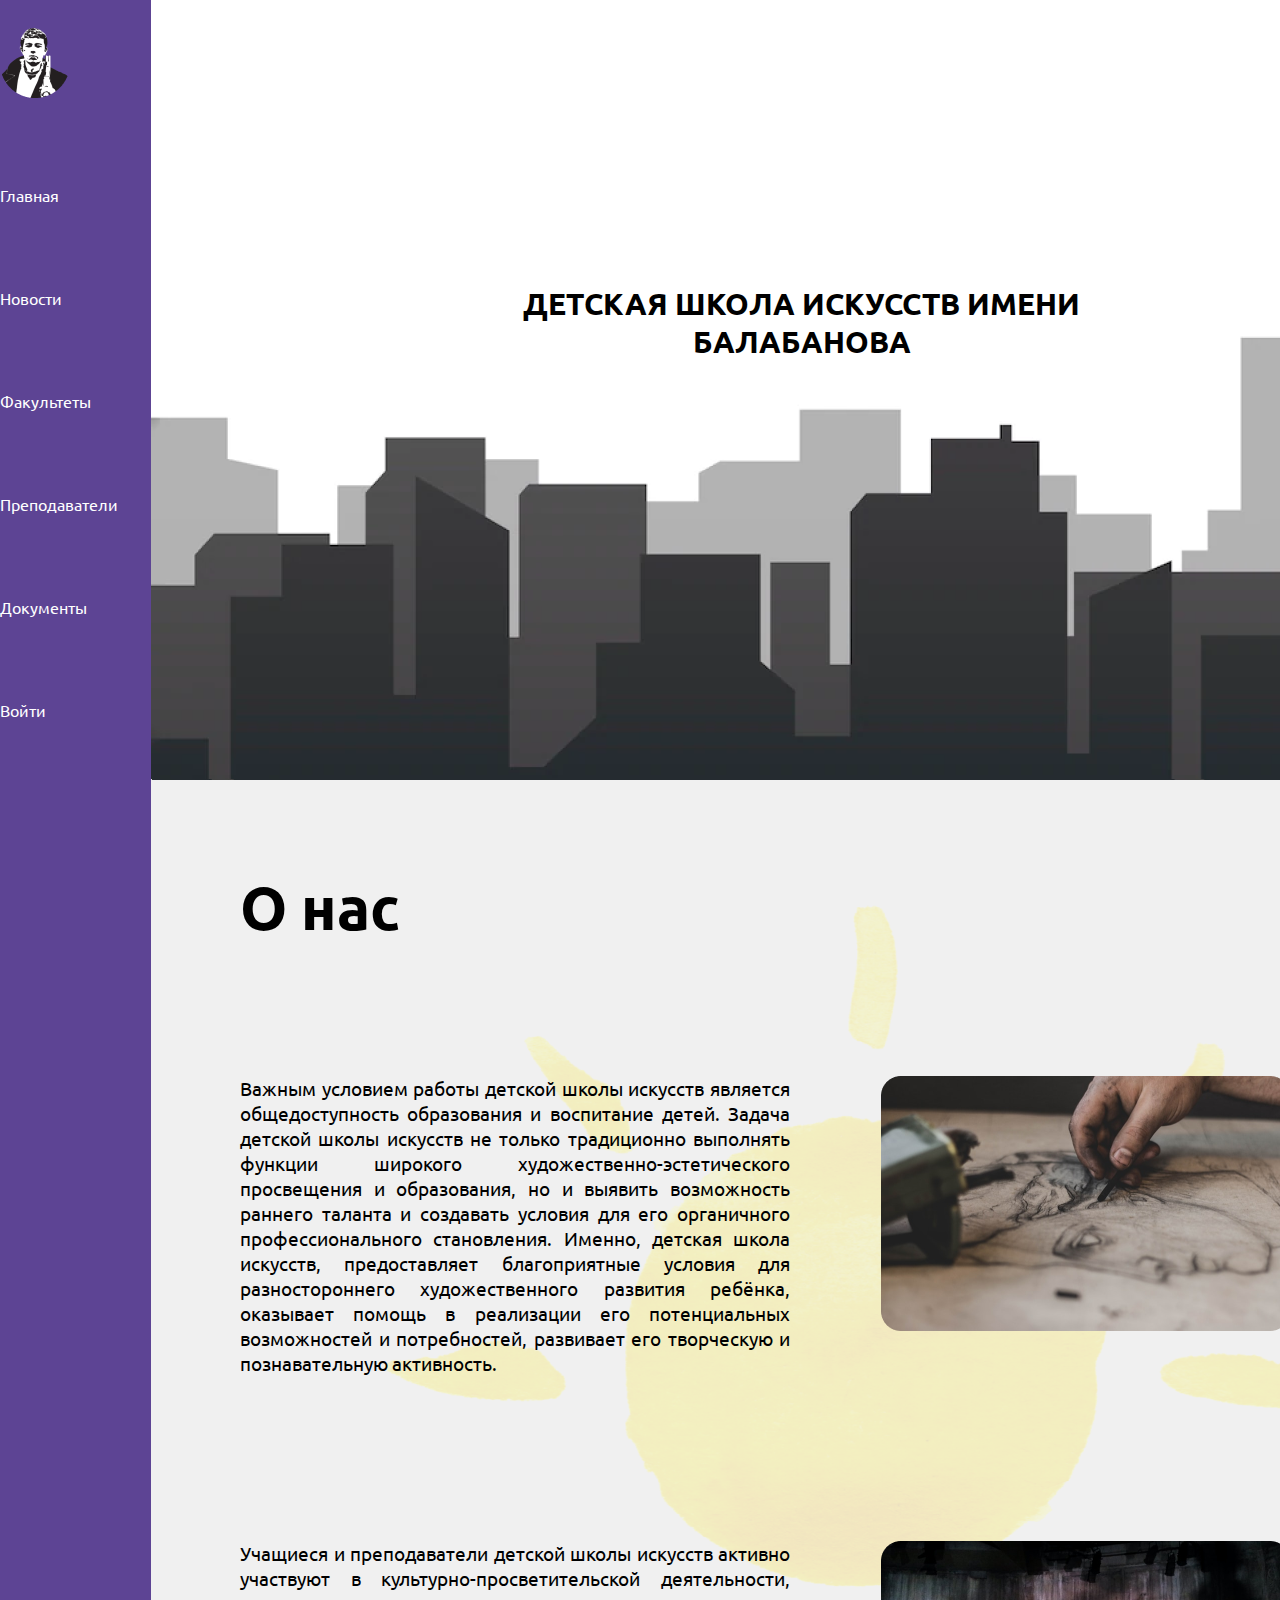
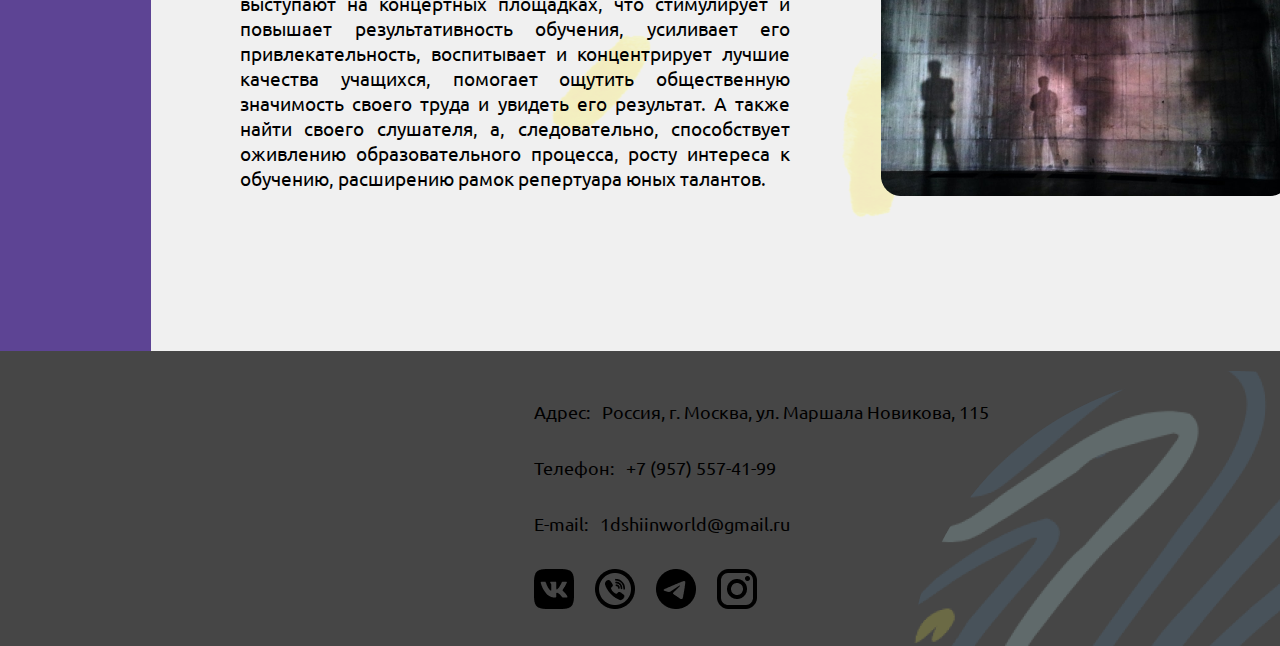
<file: index.html>
<!DOCTYPE html>
<html lang="en">
<head>
    <meta charset="UTF-8">
    <meta http-equiv="X-UA-Compatible" content="IE=edge">
    <meta name="viewport" content="width=device-width, initial-scale=1.0">
    <link rel="stylesheet" href="./scss/main.css">
    <title>Детская школа искусств имени балабанова</title>
</head>
<body>
    <div class="wrapper">
        <div class="wrapper__blocks">
            <div class="left__block">
                <header>
                    <div class="logo">
                        <img src="./img/logo.png" alt="logo">
                    </div>
                    <nav>
                        <ul>
                            <a href=""><li>Главная</li></a>
                            <a href="./pages/news.html"><li>Новости</li></a>
                            <a href="./pages/faculties.html"><li>Факультеты</li></a>
                            <a href="./pages/teacher.html"><li>Преподаватели</li></a>
                            <a href="./pages/docs.html"><li>Документы</li></a>
                            <a href="#input" role="button" class="close" aria-label="close this modal"><li>Войти</li></a>
                        </ul>
                    </nav>
                </header>
            </div>
            <div class="right__block">
                <section class="main">
                    <h1>детская школа искусств имени балабанова</h1>
                </section>

                <section class="about">
                    <h2>О нас</h2>
                    <div class="content__block">
                        <div class="first__content__block">
                            <div class="text__content">
                                Важным условием работы детской школы искусств является общедоступность образования и воспитание детей. Задача детской школы искусств не только традиционно выполнять функции широкого художественно-эстетического просвещения и образования, но и выявить возможность раннего таланта и создавать условия для его органичного профессионального становления. Именно, детская школа искусств, предоставляет благоприятные условия для разностороннего художественного развития ребёнка, оказывает помощь в реализации его потенциальных возможностей и потребностей, развивает его творческую и познавательную активность. 
                            </div>
                            <div class="img__content">
                                <img src="./img/Onas2.png" alt="О нас">
                            </div>
                        </div>
                        <div class="second__content__block">
                            <div class="text__content">
                                Учащиеся и преподаватели детской школы искусств активно участвуют в культурно-просветительской деятельности, выступают на концертных площадках, что стимулирует и повышает результативность обучения, усиливает его привлекательность, воспитывает и концентрирует лучшие качества учащихся, помогает ощутить общественную значимость своего труда и увидеть его результат. А также найти своего слушателя, а, следовательно, способствует оживлению образовательного процесса, росту интереса к обучению, расширению рамок репертуара юных талантов.
                            </div>
                            <div class="img__content">
                                <img src="./img/Onas1.png" alt="О нас">
                            </div>
                        </div>
                    </div>
                </section>
            </div>
        </div>

        <footer>
            <div class="footer__content">
                <div class="footer__content__adr">
                    Адрес: &nbsp Россия, г. Москва, ул. Маршала Новикова, 115
                </div>
                <div class="footer__content__phone">
                    Телефон: &nbsp +7 (957) 557-41-99
                </div>
                <div class="footer__content__mail">
                    E-mail: &nbsp 1dshiinworld@gmail.ru
                </div>
                <div class="footer__content__social">
                    <div class="vk__icon">
                        <a href="#!"><img src="./img/icons/vk.png" alt="vk"></a>
                    </div>
                    <div class="viber__icon">
                        <a href="#!"><img src="./img/icons/viber.png" alt="viber"></a>
                    </div>
                    <div class="telegram__icon">
                        <a href="#!"><img src="./img/icons/telegram.png" alt="telegram"></a>
                    </div>
                    <div class="inst__icon">
                        <a href="#!"><img src="./img/icons/inst.png" alt="inst"></a>
                    </div>
                </div>
            </div>
        </footer>


      

        <div id="input" class="modalbackground">
            
            <form action="../login_edit.php" method="POST">
                <div class="modalwindow">
                <input type="text" placeholder="Логин*" class="form-control" name="number"> 
                <input type="password" class="form-control" placeholder="Пароль*" name="pass" id="floatingPassword" placeholder="Password">
                <button>Войти<value="Войти"></button>
            </form>
            <a href="" class="close"></a>
        </div>
    </div>

    </div>
</body>
</html>
</file>
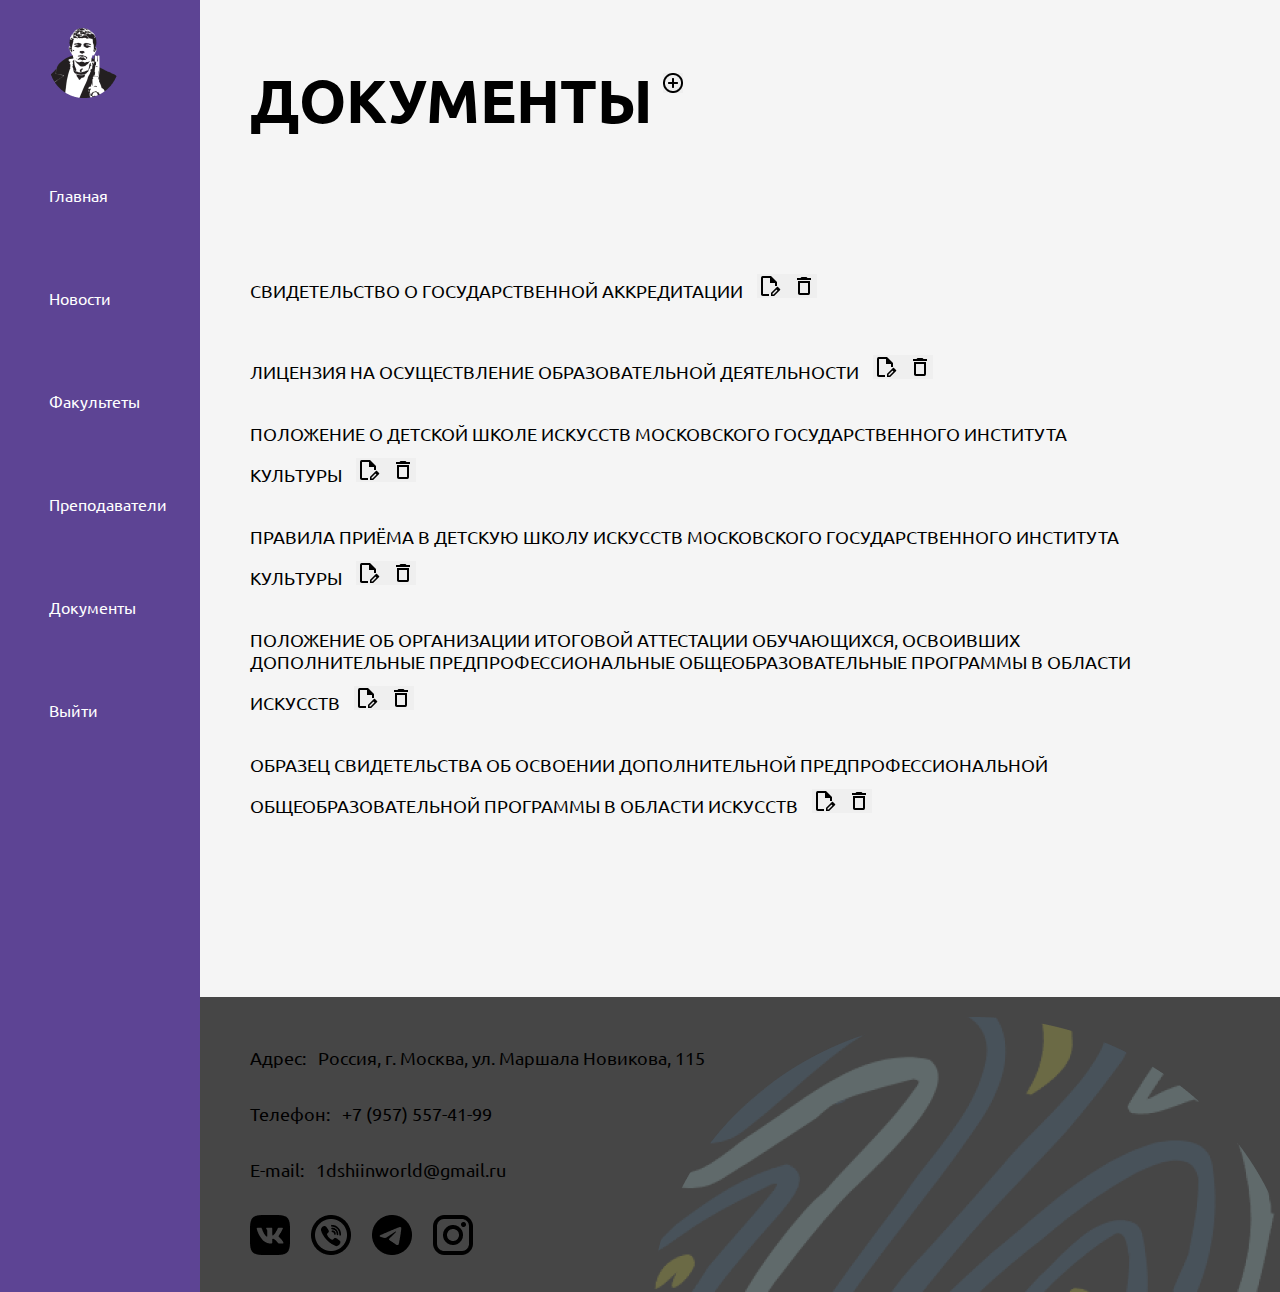
<file: adminka/adm_docs.htm>
<!DOCTYPE html>
<html lang="en">
<head>
    <meta charset="UTF-8">
    <meta http-equiv="X-UA-Compatible" content="IE=edge">
    <meta name="viewport" content="width=device-width, initial-scale=1.0">
    <link rel="stylesheet" href="../scss/main.css">
    <title>Факультеты</title>
</head>
<body>
    <div class="wrapper">
        <div class="wrapper__blocks">
            <div class="left__block">
                <header>
                    <div class="logo">
                        <img src="../img/logo.png" alt="logo">
                    </div>
                    <nav>
                        <ul>
                            <a href="../adminka/adm_index.htm"><li>Главная</li></a>
                            <a href="../adminka/adm_news.htm"><li>Новости</li></a>
                            <a href="../adminka/adm_faculties.htm"><li>Факультеты</li></a>
                            <a href="../adminka/adm_teacher.htm"><li>Преподаватели</li></a>
                            <a href="#!"><li>Документы</li></a>
                            <a href="../index.html"><li>Выйти</li></a>
                        </ul>
                    </nav>
                </header>
            </div>
            <div class="right__block">
                <section class="docs">
                    <div class="docs_zag">
                    <h2>ДОКУМЕНТЫ</h2>
                    <button></button>
                    </div>
                    <div class="docs__links__block">
                        <a href="">
                            <p class="docs__link">
                                Свидетельство о государственной аккредитации
                                <button></button>
                            </p>
                        </a>
                        <a href="">
                            <p class="docs__link">
                                Лицензия на осуществление образовательной деятельности
                                <button></button>
                            </p>
                        </a>
                        <a href="">
                            <p class="docs__link">
                                Положение о Детской школе искусств Московского государственного института культуры
                                <button></button>
                            </p>
                        </a>
                        <a href="">
                            <p class="docs__link">
                                Правила приёма в Детскую школу искусств Московского государственного института культуры
                                <button></button>
                            </p>
                        </a>
                        <a href="">
                            <p class="docs__link">
                                Положение об организации итоговой аттестации обучающихся, освоивших дополнительные предпрофессиональные общеобразовательные программы в области искусств
                                <button></button>
                            </p>
                        </a>
                        <a href="">
                            <p class="docs__link">
                                Образец свидетельства об освоении дополнительной предпрофессиональной общеобразовательной программы в области искусств
                                <button></button>
                            </p>
                        </a>
                    </div>
                </section>
                <footer class="footer__short">
                    <div class="footer__content__short">
                        <div class="footer__content__adr">
                            Адрес: &nbsp Россия, г. Москва, ул. Маршала Новикова, 115
                        </div>
                        <div class="footer__content__phone">
                            Телефон: &nbsp +7 (957) 557-41-99
                        </div>
                        <div class="footer__content__mail">
                            E-mail: &nbsp 1dshiinworld@gmail.ru
                        </div>
                        <div class="footer__content__social">
                            <div class="vk__icon">
                                <a href="#!"><img src="../img/icons/vk.png" alt="vk"></a>
                            </div>
                            <div class="viber__icon">
                                <a href="#!"><img src="../img/icons/viber.png" alt="viber"></a>
                            </div>
                            <div class="telegram__icon">
                                <a href="#!"><img src="../img/icons/telegram.png" alt="telegram"></a>
                            </div>
                            <div class="inst__icon">
                                <a href="#!"><img src="../img/icons/inst.png" alt="inst"></a>
                            </div>
                        </div>
                    </div>
                </footer>

                <div id="input" class="modalbackground">
            
                    <form action="../login_edit.php" method="POST">
                        <div class="modalwindow">
                        <input type="text" placeholder="Логин*" class="form-control" name="number"> 
                        <input type="password" class="form-control" placeholder="Пароль*" name="pass" id="floatingPassword" placeholder="Password">
                        <button>Войти<value="Войти"></button>
                    </form>
                    <a href="" class="close"></a>
                </div>
            </div>

            </div>
        </div>
        
    </div>
</body>
</html>
</file>
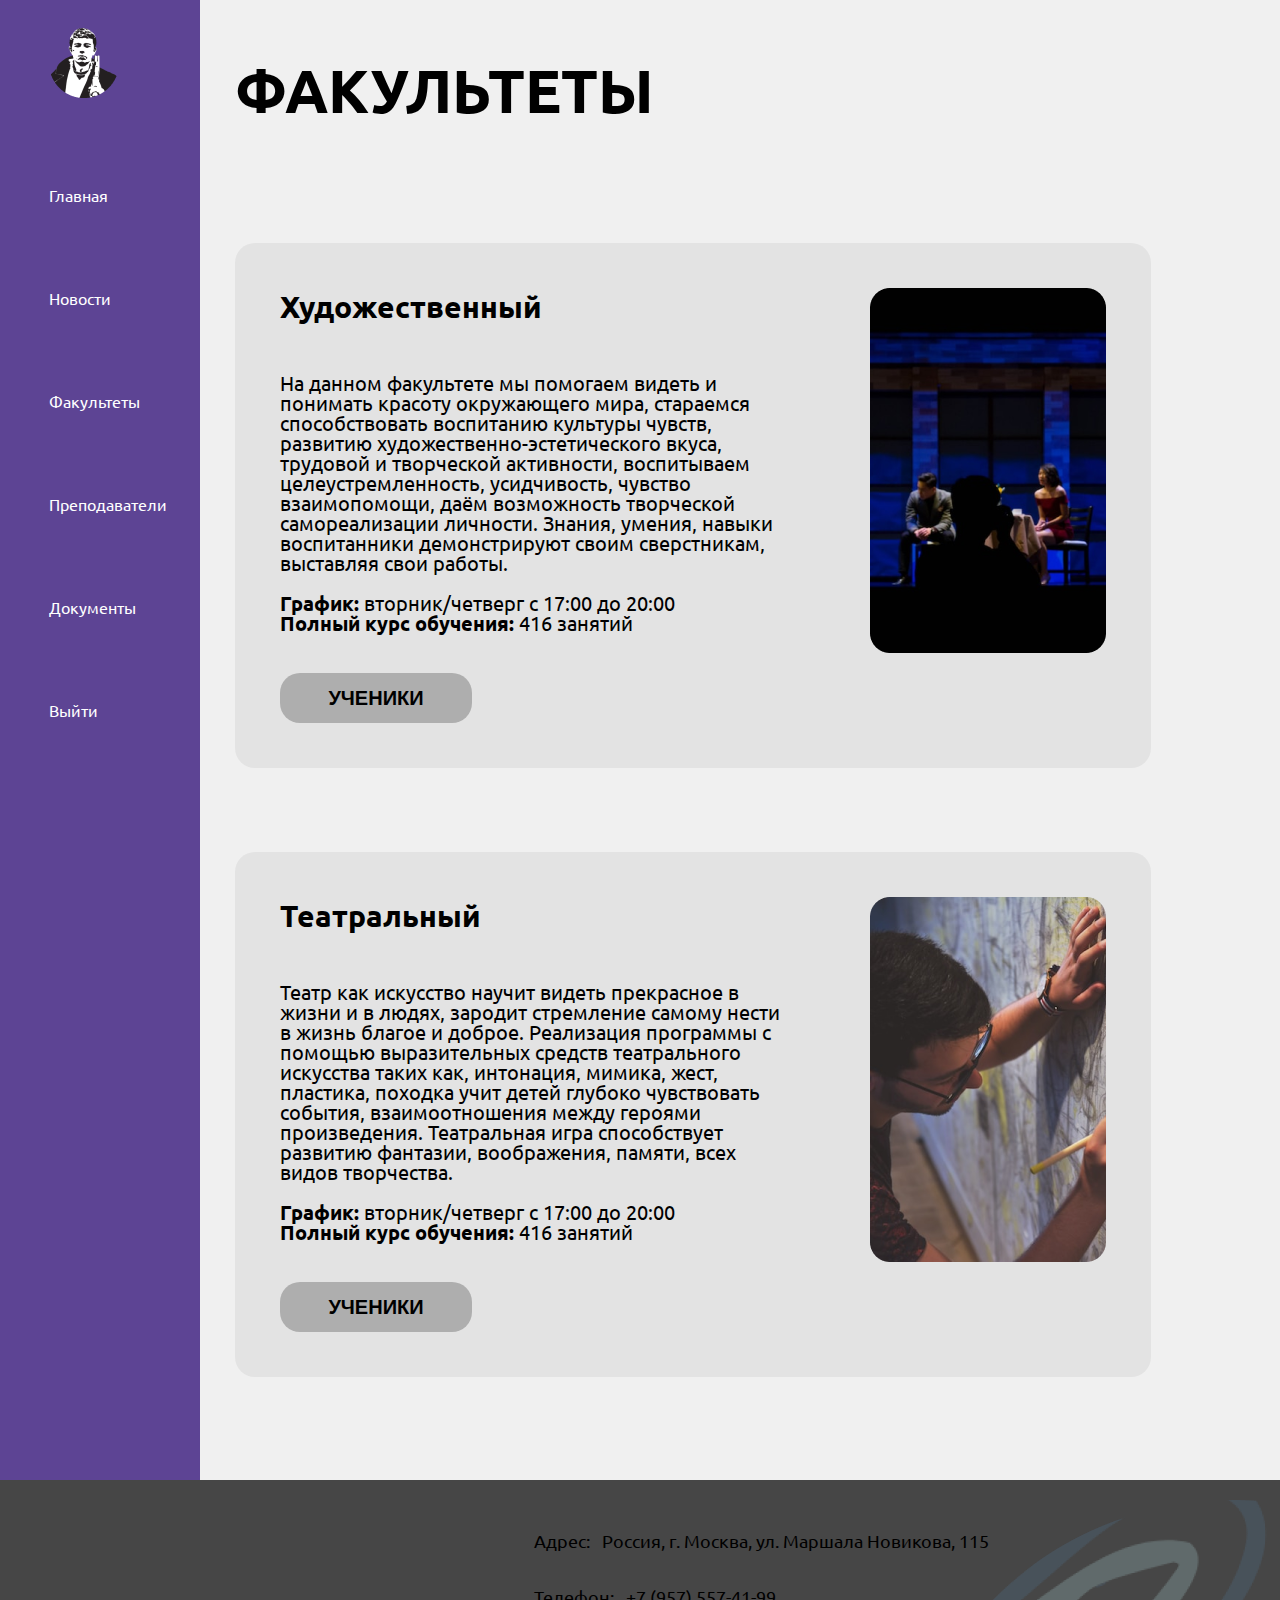
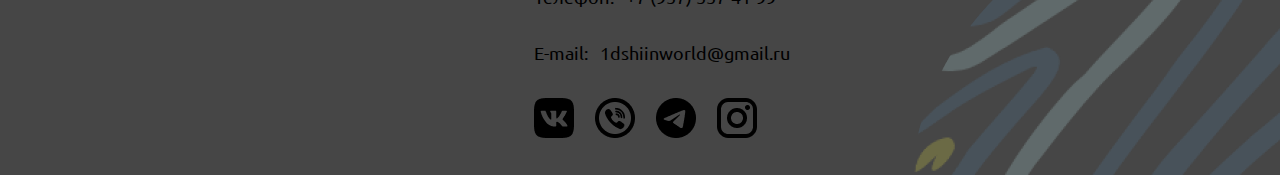
<file: adminka/adm_faculties.htm>
<!DOCTYPE html>
<html lang="en">
<head>
    <meta charset="UTF-8">
    <meta http-equiv="X-UA-Compatible" content="IE=edge">
    <meta name="viewport" content="width=device-width, initial-scale=1.0">
    <link rel="stylesheet" href="../scss/main.css">
    <title>Факультеты</title>
    <script>
    // получаем значение стоимости из поля ввода
        let stoimost = document.querySelector('[name="stoim"]').value;
        
        // выполняем математическое вычисление, деля значение стоимости на стоимость одного занятия (500)
        let kolvo_zan = Math.floor(parseFloat(stoimost) / 500);
        
        // записываем результат расчета в поле ввода для кол-ва занятий
        document.querySelector('[name="mybrowser"]').value = kolvo_zan;
    </script>
</head>
<body>
    <div class="wrapper">
        <div class="wrapper__blocks">
            <div class="left__block">
                <header>
                    <div class="logo">
                        <img src="../img/logo.png" alt="logo">
                    </div>
                    <nav>
                        <ul>
                            <a href="../adminka/adm_index.htm"><li>Главная</li></a>
                            <a href="../adminka/adm_news.htm"><li>Новости</li></a>
                            <a href="#!"><li>Факультеты</li></a>
                            <a href="../adminka/adm_teacher.htm"><li>Преподаватели</li></a>
                            <a href="../adminka/adm_docs.htm"><li>Документы</li></a>
                            <a href="../index.html"><li>Выйти</li></a>
                        </ul>
                    </nav>
                </header>
            </div>
            <div class="right__block">
                <section class="faculties">
                    <h2>ФАКУЛЬТЕТЫ</h2>
                    <div class="faculties__card">
                        <div class="faculties__card__content">
                            <div class="faculties__card__title">
                                <p>Художественный </p>
                                
                            </div>

                            <div class="faculties__card__text">
                                <p>
                                    На данном факультете мы помогаем видеть и понимать красоту окружающего мира, стараемся способствовать воспитанию культуры чувств, развитию художественно-эстетического вкуса, трудовой и творческой активности, воспитываем целеустремленность, усидчивость, чувство взаимопомощи, даём возможность творческой самореализации личности.  Знания, умения, навыки воспитанники демонстрируют своим сверстникам, выставляя свои работы.
                                </p>
                                <br>
                                <p><span>График:</span> вторник/четверг с 17:00 до 20:00</p>
                                <p><span>Полный курс обучения:</span> 416 занятий</p>
                            </div>
                            <div class="faculties__card__button">
                                <a href="../vivod_hud.php"><button>УЧЕНИКИ</button></a>
                            </div>
                        </div>
                        <div class="faculties__card__img">
                            <img src="../img/facultets/1.png" alt="1">
                        </div>
                    </div>
                    <div class="faculties__card">
                        <div class="faculties__card__content">
                            <div class="faculties__card__title">
                                <p>Театральный</p>
                                
                            </div>

                            <div class="faculties__card__text">
                                <p>
                                    Театр как искусство научит видеть прекрасное в жизни и в людях, зародит стремление самому нести в жизнь благое и доброе. Реализация программы с помощью выразительных средств театрального искусства таких как, интонация, мимика, жест, пластика, походка  учит детей глубоко чувствовать события, взаимоотношения между героями произведения. Театральная игра способствует развитию фантазии, воображения, памяти, всех видов творчества. 
                                </p>
                                <br>
                                <p><span>График:</span> вторник/четверг с 17:00 до 20:00</p>
                                <p><span>Полный курс обучения:</span> 416 занятий</p>
                            </div>
                            <div class="faculties__card__button">
                                <a href="../vivod_teatr.php"><button>УЧЕНИКИ</button></a>
                            </div>
                        </div>
                        <div class="faculties__card__img">
                            <img src="../img/facultets/2.png" alt="2">
                        </div>
                    </div>
                </section>
            </div>
        </div>
        <footer>
            <div class="footer__content">
                <div class="footer__content__adr">
                    Адрес: &nbsp Россия, г. Москва, ул. Маршала Новикова, 115
                </div>
                <div class="footer__content__phone">
                    Телефон: &nbsp +7 (957) 557-41-99
                </div>
                <div class="footer__content__mail">
                    E-mail: &nbsp 1dshiinworld@gmail.ru
                </div>
                <div class="footer__content__social">
                    <div class="vk__icon">
                        <a href="#!"><img src="../img/icons/vk.png" alt="vk"></a>
                    </div>
                    <div class="viber__icon">
                        <a href="#!"><img src="../img/icons/viber.png" alt="viber"></a>
                    </div>
                    <div class="telegram__icon">
                        <a href="#!"><img src="../img/icons/telegram.png" alt="telegram"></a>
                    </div>
                    <div class="inst__icon">
                        <a href="#!"><img src="../img/icons/inst.png" alt="inst"></a>
                    </div>
                </div>
            </div>
        </footer>

        

        <div id="input" class="modalbackground">
            
            <form action="../login_edit.php" method="POST">
                <div class="modalwindow">
                <input type="text" required placeholder="Логин*" class="form-control" name="number"> 
                <input type="password" class="form-control" placeholder="Пароль*" name="pass" id="floatingPassword" placeholder="Password">
                <button>Войти<value="Войти"></button>
            </form>
            <a href="" class="close"></a>
        </div>
    </div>
    </div>
</body>
</html>
</file>
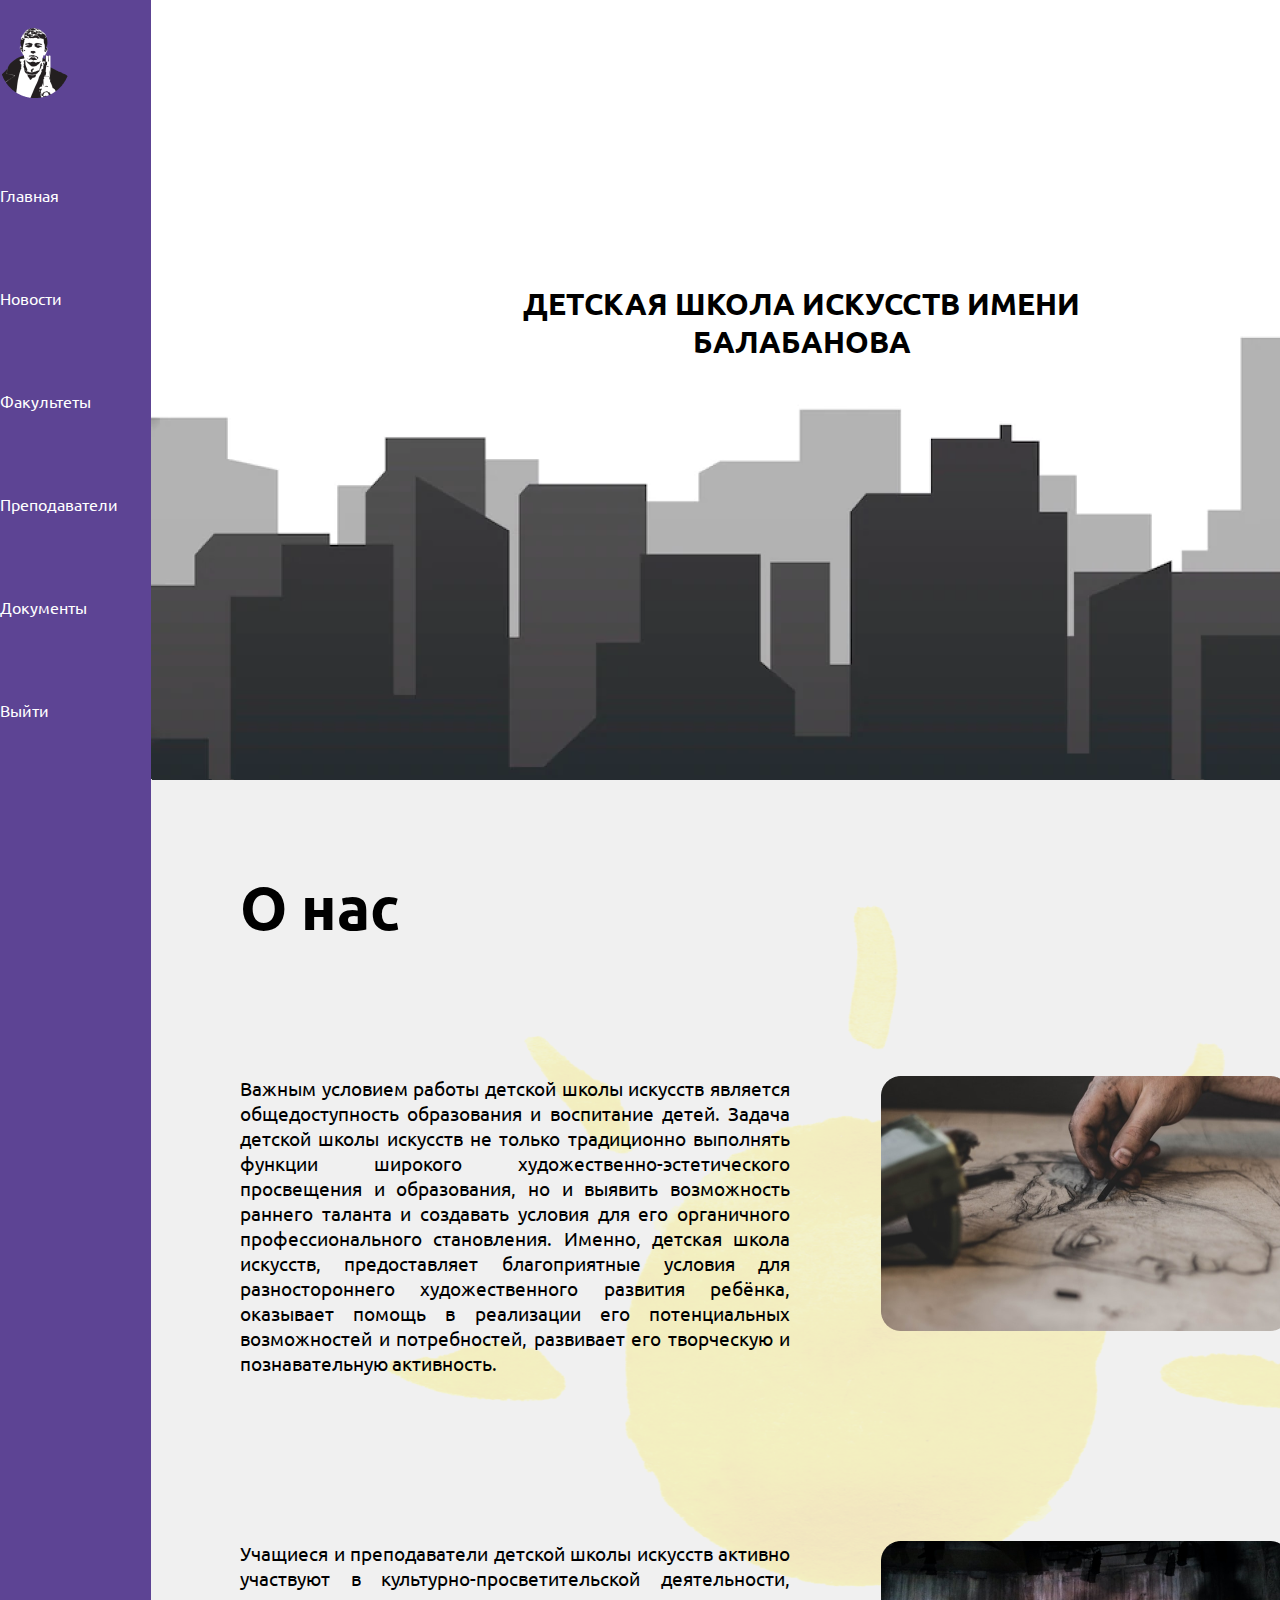
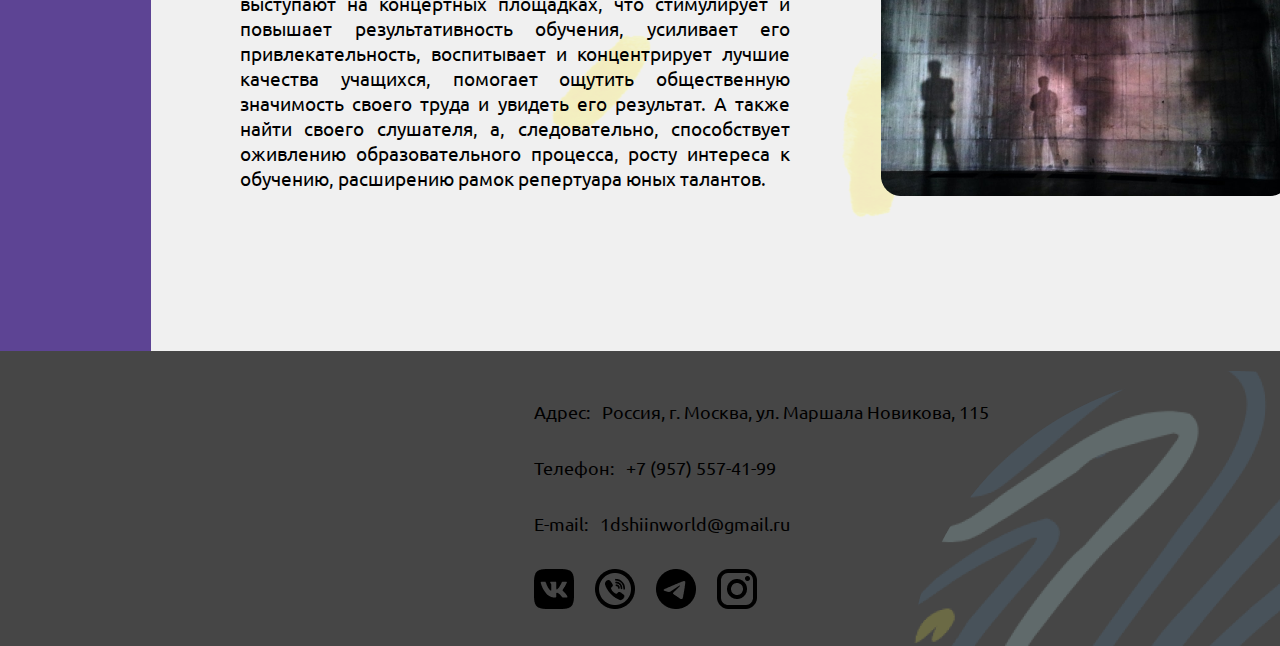
<file: adminka/adm_index.htm>
<!DOCTYPE html>
<html lang="en">
<head>
    <meta charset="UTF-8">
    <meta http-equiv="X-UA-Compatible" content="IE=edge">
    <meta name="viewport" content="width=device-width, initial-scale=1.0">
    <link rel="stylesheet" href="../scss/main.css">
    <title>Детская школа искусств имени балабанова</title>
</head>
<body>
    <div class="wrapper">
        <div class="wrapper__blocks">
            <div class="left__block">
                <header>
                    <div class="logo">
                        <img src="../img/logo.png" alt="logo">
                    </div>
                    <nav>
                        <ul>
                            <a href="#!"><li>Главная</li></a>
                            <a href="../adminka/adm_news.htm"><li>Новости</li></a>
                            <a href="../adminka/adm_faculties.htm"><li>Факультеты</li></a>
                            <a href="../adminka/adm_teacher.htm"><li>Преподаватели</li></a>
                            <a href="../adminka/adm_docs.htm"><li>Документы</li></a>
                            <a href="../index.html"><li>Выйти</li></a>
                        </ul>
                    </nav>
                </header>
            </div>
            <div class="right__block">
                <section class="main">
                    <h1>детская школа искусств имени балабанова</h1>
                </section>

                <section class="about">
                    <h2>О нас</h2>
                    <div class="content__block">
                        <div class="first__content__block">
                            <div class="text__content">
                                Важным условием работы детской школы искусств является общедоступность образования и воспитание детей. Задача детской школы искусств не только традиционно выполнять функции широкого художественно-эстетического просвещения и образования, но и выявить возможность раннего таланта и создавать условия для его органичного профессионального становления. Именно, детская школа искусств, предоставляет благоприятные условия для разностороннего художественного развития ребёнка, оказывает помощь в реализации его потенциальных возможностей и потребностей, развивает его творческую и познавательную активность. 
                            </div>
                            <div class="img__content">
                                <img src="../img/Onas2.png" alt="О нас">
                            </div>
                        </div>
                        <div class="second__content__block">
                            <div class="text__content">
                                Учащиеся и преподаватели детской школы искусств активно участвуют в культурно-просветительской деятельности, выступают на концертных площадках, что стимулирует и повышает результативность обучения, усиливает его привлекательность, воспитывает и концентрирует лучшие качества учащихся, помогает ощутить общественную значимость своего труда и увидеть его результат. А также найти своего слушателя, а, следовательно, способствует оживлению образовательного процесса, росту интереса к обучению, расширению рамок репертуара юных талантов.
                            </div>
                            <div class="img__content">
                                <img src="../img/Onas1.png" alt="О нас">
                            </div>
                        </div>
                    </div>
                </section>
            </div>
        </div>

        <footer>
            <div class="footer__content">
                <div class="footer__content__adr">
                    Адрес: &nbsp Россия, г. Москва, ул. Маршала Новикова, 115
                </div>
                <div class="footer__content__phone">
                    Телефон: &nbsp +7 (957) 557-41-99
                </div>
                <div class="footer__content__mail">
                    E-mail: &nbsp 1dshiinworld@gmail.ru
                </div>
                <div class="footer__content__social">
                    <div class="vk__icon">
                        <a href="#!"><img src="../img/icons/vk.png" alt="vk"></a>
                    </div>
                    <div class="viber__icon">
                        <a href="#!"><img src="../img/icons/viber.png" alt="viber"></a>
                    </div>
                    <div class="telegram__icon">
                        <a href="#!"><img src="../img/icons/telegram.png" alt="telegram"></a>
                    </div>
                    <div class="inst__icon">
                        <a href="#!"><img src="../img/icons/inst.png" alt="inst"></a>
                    </div>
                </div>
            </div>
        </footer>

    </div>
</body>
</html>
</file>
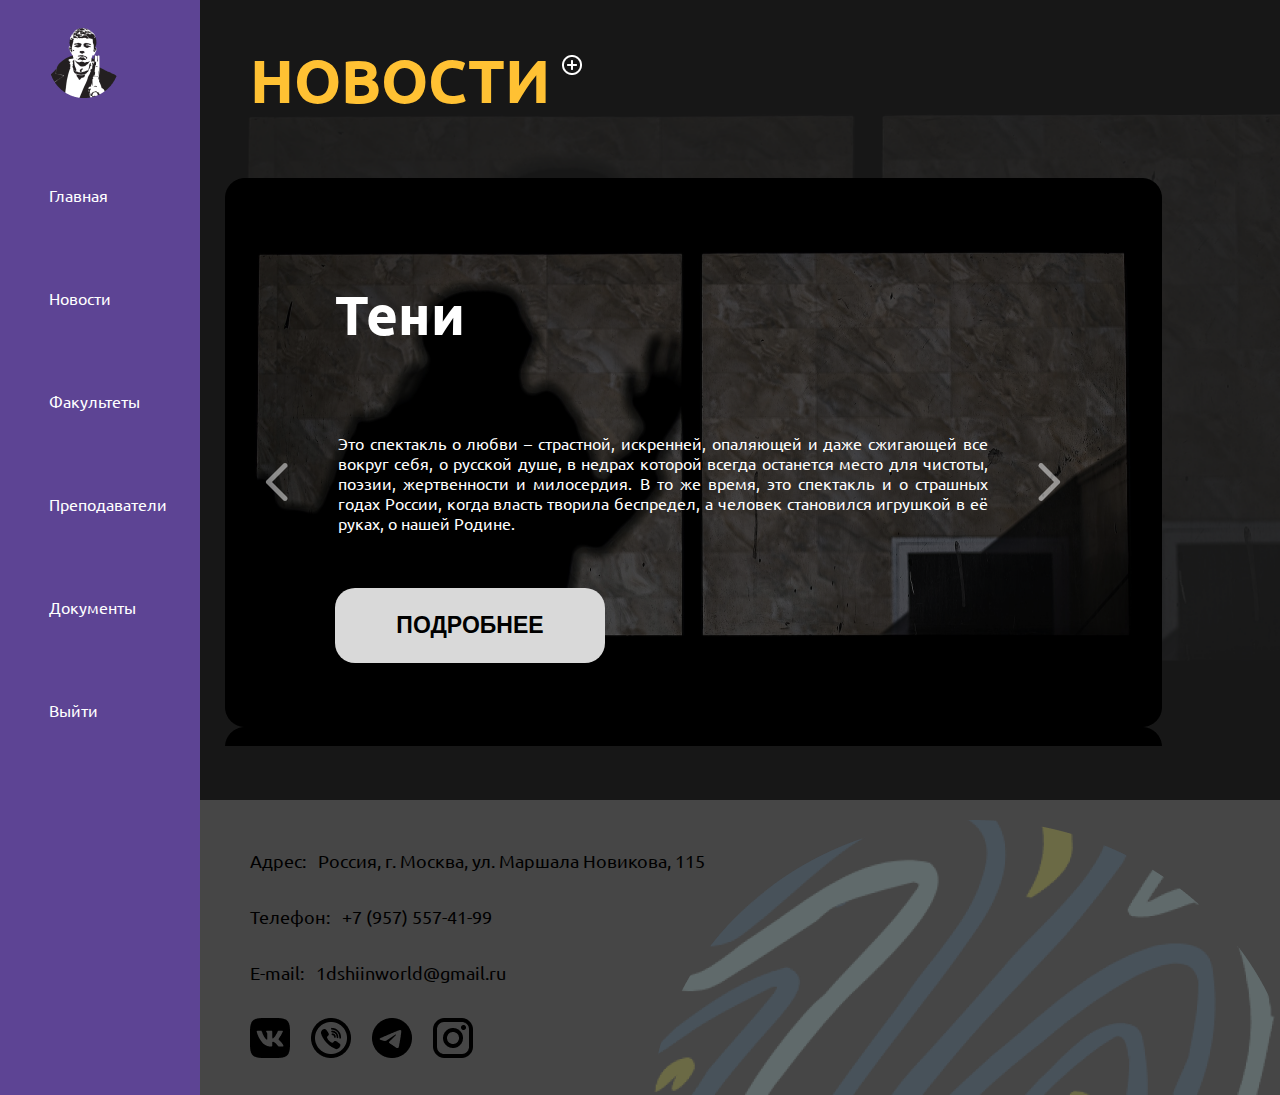
<file: adminka/adm_news.htm>
<!DOCTYPE html>
<html lang="en">
<head>
    <meta charset="UTF-8">
    <meta http-equiv="X-UA-Compatible" content="IE=edge">
    <meta name="viewport" content="width=device-width, initial-scale=1.0">
    <link rel="stylesheet" href="../scss/main.css">
    <title>Факультеты</title>
</head>
<body>
    <div class="wrapper">
        <div class="wrapper__blocks">
            <div class="left__block">
                <header>
                    <div class="logo">
                        <img src="../img/logo.png" alt="logo">
                    </div>
                    <nav>
                        <ul>
                            <a href="../adminka/adm_index.htm"><li>Главная</li></a>
                            <a href="#!"><li>Новости</li></a>
                            <a href="../adminka/adm_faculties.htm"><li>Факультеты</li></a>
                            <a href="../adminka/adm_teacher.htm"><li>Преподаватели</li></a>
                            <a href="../adminka/adm_docs.htm"><li>Документы</li></a>
                            <a href="../index.html"><li>Выйти</li></a>
                        </ul>
                    </nav>
                </header>
            </div>
            <div class="right__block">
                <section class="news">
                    <div class="title__block">
                        <h2>НОВОСТИ</h2>
                        <button></button>
                    </div>

                    <div class="news__block">
                        <h3>Тени</h3>
                        <div class="news__content__block">
                            <div class="news__arrow__left">
                                <img src="../img/news/arrow-left.png" alt="arrow-left">
                            </div>
                            <p class="news__text">
                                Это спектакль о любви – страстной, искренней, опаляющей и даже сжигающей все вокруг себя, о русской душе, в недрах которой всегда останется место для чистоты, поэзии, жертвенности и милосердия.
                                В то же время, это спектакль и о страшных годах России, когда власть творила беспредел, а человек становился игрушкой в её руках, о нашей Родине.
                            </p>
                            <div class="news__arrow__right">
                                <img src="../img/news/arrow-rigth.png" alt="arrow-rigth">
                            </div>
                        </div>
                        <button>ПОДРОБНЕЕ</button>
                    </div>
                </section>
                <footer class="footer__short">
                    <div class="footer__content__short">
                        <div class="footer__content__adr">
                            Адрес: &nbsp Россия, г. Москва, ул. Маршала Новикова, 115
                        </div>
                        <div class="footer__content__phone">
                            Телефон: &nbsp +7 (957) 557-41-99
                        </div>
                        <div class="footer__content__mail">
                            E-mail: &nbsp 1dshiinworld@gmail.ru
                        </div>
                        <div class="footer__content__social">
                            <div class="vk__icon">
                                <a href="#!"><img src="../img/icons/vk.png" alt="vk"></a>
                            </div>
                            <div class="viber__icon">
                                <a href="#!"><img src="../img/icons/viber.png" alt="viber"></a>
                            </div>
                            <div class="telegram__icon">
                                <a href="#!"><img src="../img/icons/telegram.png" alt="telegram"></a>
                            </div>
                            <div class="inst__icon">
                                <a href="#!"><img src="../img/icons/inst.png" alt="inst"></a>
                            </div>
                        </div>
                    </div>
                </footer>
                <div id="input" class="modalbackground">
            
                    <form action="../login_edit.php" method="POST">
                        <div class="modalwindow">
                        <input type="text" placeholder="Логин*" class="form-control" name="number"> 
                        <input type="password" class="form-control" placeholder="Пароль*" name="pass" id="floatingPassword" placeholder="Password">
                        <button>Войти<value="Войти"></button>
                    </form>
                    <a href="" class="close"></a>
                </div>
            </div>
                
            </div>
        </div>
        
    </div>
</body>
</html>
</file>
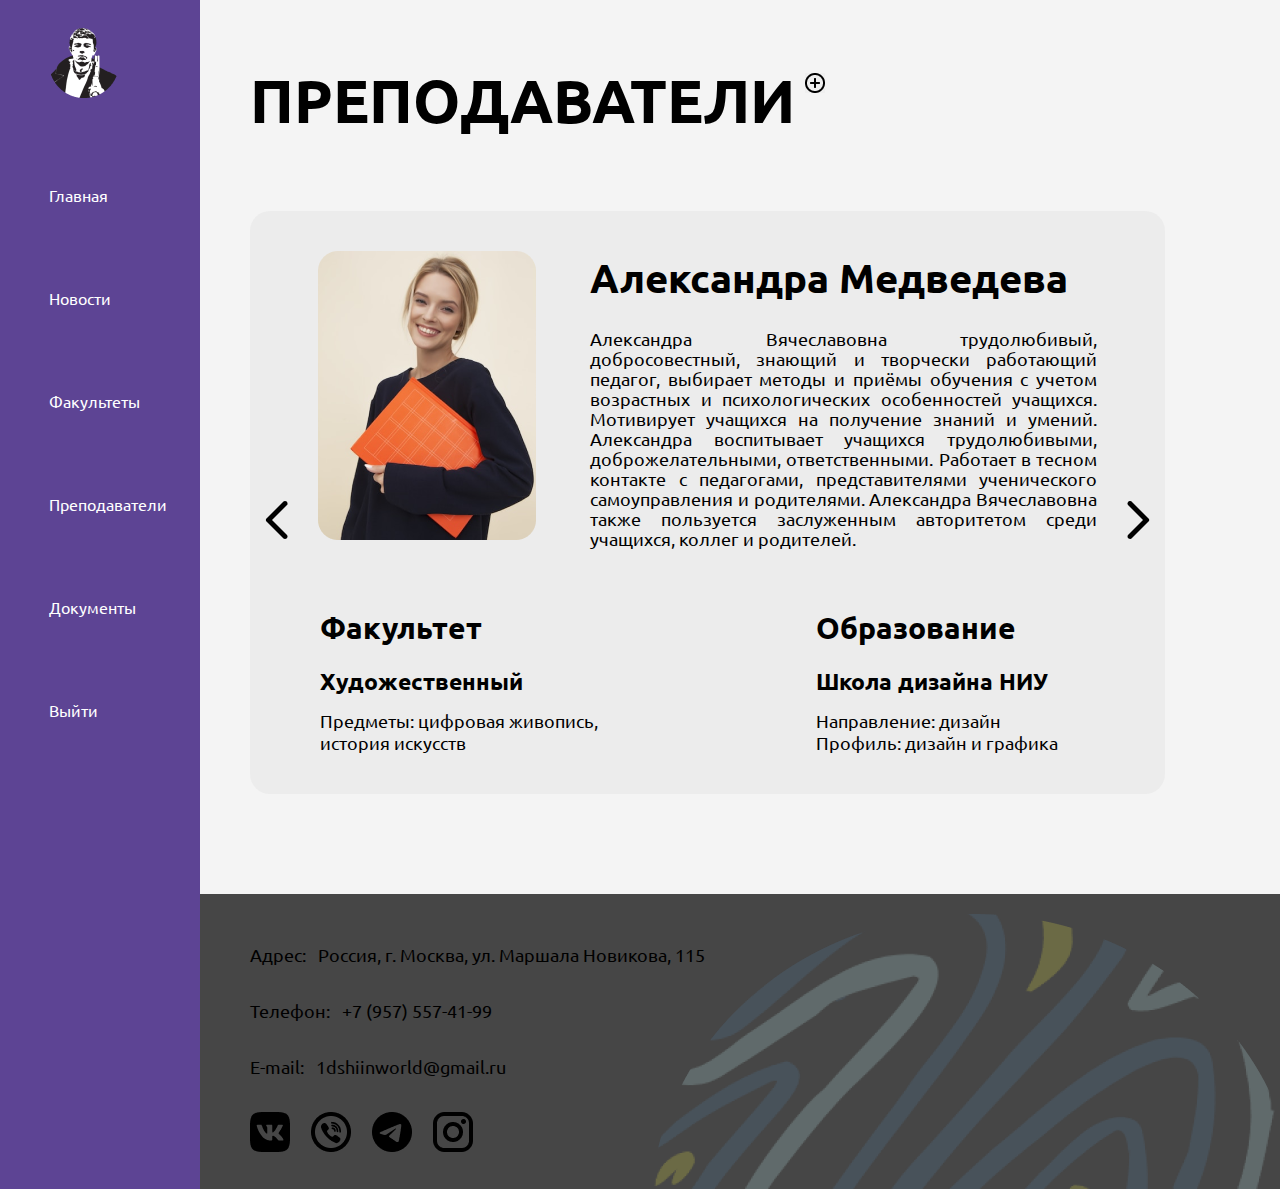
<file: adminka/adm_teacher.htm>
<!DOCTYPE html>
<html lang="en">
<head>
    <meta charset="UTF-8">
    <meta http-equiv="X-UA-Compatible" content="IE=edge">
    <meta name="viewport" content="width=device-width, initial-scale=1.0">
    <link rel="stylesheet" href="../scss/main.css">
    <title>Преподаватели</title>
</head>
<body>
    <div class="wrapper">
        <div class="wrapper__blocks">
            <div class="left__block">
                <header>
                    <div class="logo">
                        <img src="../img/logo.png" alt="logo">
                    </div>
                    <nav>
                        <ul>
                            <a href="../adminka/adm_index.htm"><li>Главная</li></a>
                            <a href="../adminka/adm_news.htm"><li>Новости</li></a>
                            <a href="../adminka/adm_faculties.htm"><li>Факультеты</li></a>
                            <a href="#!"><li>Преподаватели</li></a>
                            <a href="../adminka/adm_docs.htm"><li>Документы</li></a>
                            <a href="../index.html"><li>Выйти</li></a>
                        </ul>
                    </nav>
                </header>
            </div>
            <div class="right__block">
                <section class="teacher">
                        <div class="prep_block">
                            <h2>ПРЕПОДАВАТЕЛИ</h2>
                            <button></button>
                        </div>
                    <div class="teacher__card">
                        <div class="teacher__card__content">
                            <div class="teacher__card__arrow__left">
                                <img src="../img/teacher/arrow-left.png" alt="arrow-left">
                            </div>
                            <div class="teacher__card__img">
                                <img src="../img/teacher/teacher.png" alt="teacher">
                            </div>
                            <div class="teacher__card__about">
                                <h3>Александра Медведева</h3>
                                <p class="text">
                                    Александра Вячеславовна трудолюбивый, добросовестный, знающий и творчески работающий педагог, выбирает методы и приёмы обучения с учетом возрастных и психологических особенностей учащихся. Мотивирует учащихся на получение знаний и умений.
                                    Александра воспитывает учащихся трудолюбивыми, доброжелательными, ответственными. Работает в тесном контакте с педагогами, представителями ученического самоуправления и родителями.
                                    Александра Вячеславовна также пользуется заслуженным авторитетом среди учащихся, коллег и родителей.
                                </p>
                            </div>
                            <div class="teacher__card__arrow__right">
                                <img src="../img/teacher/arrow-right.png" alt="arrow-right">
                            </div>
                        </div>
                        <div class="teacher__card__exp">
                            <div class="teacher__card__exp__faculty">
                                <p class="faculty__name">Факультет</p>
                                <p class="faculty__type">Художественный</p>
                                <p class="faculty__sub">Предметы: цифровая живопись, история искусств</p>
                            </div>
                            <div class="teacher__card__exp__education">
                                <p class="education__name">Образование</p>
                                <p class="education__type">Школа дизайна НИУ</p>
                                <p class="education__sub">Направление: дизайн Профиль: дизайн и графика</p>
                            </div>
                        </div>
                    </div>
                </section>
                <footer class="footer__short">
                    <div class="footer__content__short">
                        <div class="footer__content__adr">
                            Адрес: &nbsp Россия, г. Москва, ул. Маршала Новикова, 115
                        </div>
                        <div class="footer__content__phone">
                            Телефон: &nbsp +7 (957) 557-41-99
                        </div>
                        <div class="footer__content__mail">
                            E-mail: &nbsp 1dshiinworld@gmail.ru
                        </div>
                        <div class="footer__content__social">
                            <div class="vk__icon">
                                <a href="#!"><img src="../img/icons/vk.png" alt="vk"></a>
                            </div>
                            <div class="viber__icon">
                                <a href="#!"><img src="../img/icons/viber.png" alt="viber"></a>
                            </div>
                            <div class="telegram__icon">
                                <a href="#!"><img src="../img/icons/telegram.png" alt="telegram"></a>
                            </div>
                            <div class="inst__icon">
                                <a href="#!"><img src="../img/icons/inst.png" alt="inst"></a>
                            </div>
                        </div>
                    </div>
                </footer>
                <div id="input" class="modalbackground">
            
                    <form action="../login_edit.php" method="POST">
                        <div class="modalwindow">
                        <input type="text" placeholder="Логин*" class="form-control" name="number"> 
                        <input type="password" class="form-control" placeholder="Пароль*" name="pass" id="floatingPassword" placeholder="Password">
                        <button>Войти<value="Войти"></button>
                    </form>
                    <a href="" class="close"></a>
                </div>
            </div>
            </div>
        </div>
        
    </div>
</body>
</html>
</file>
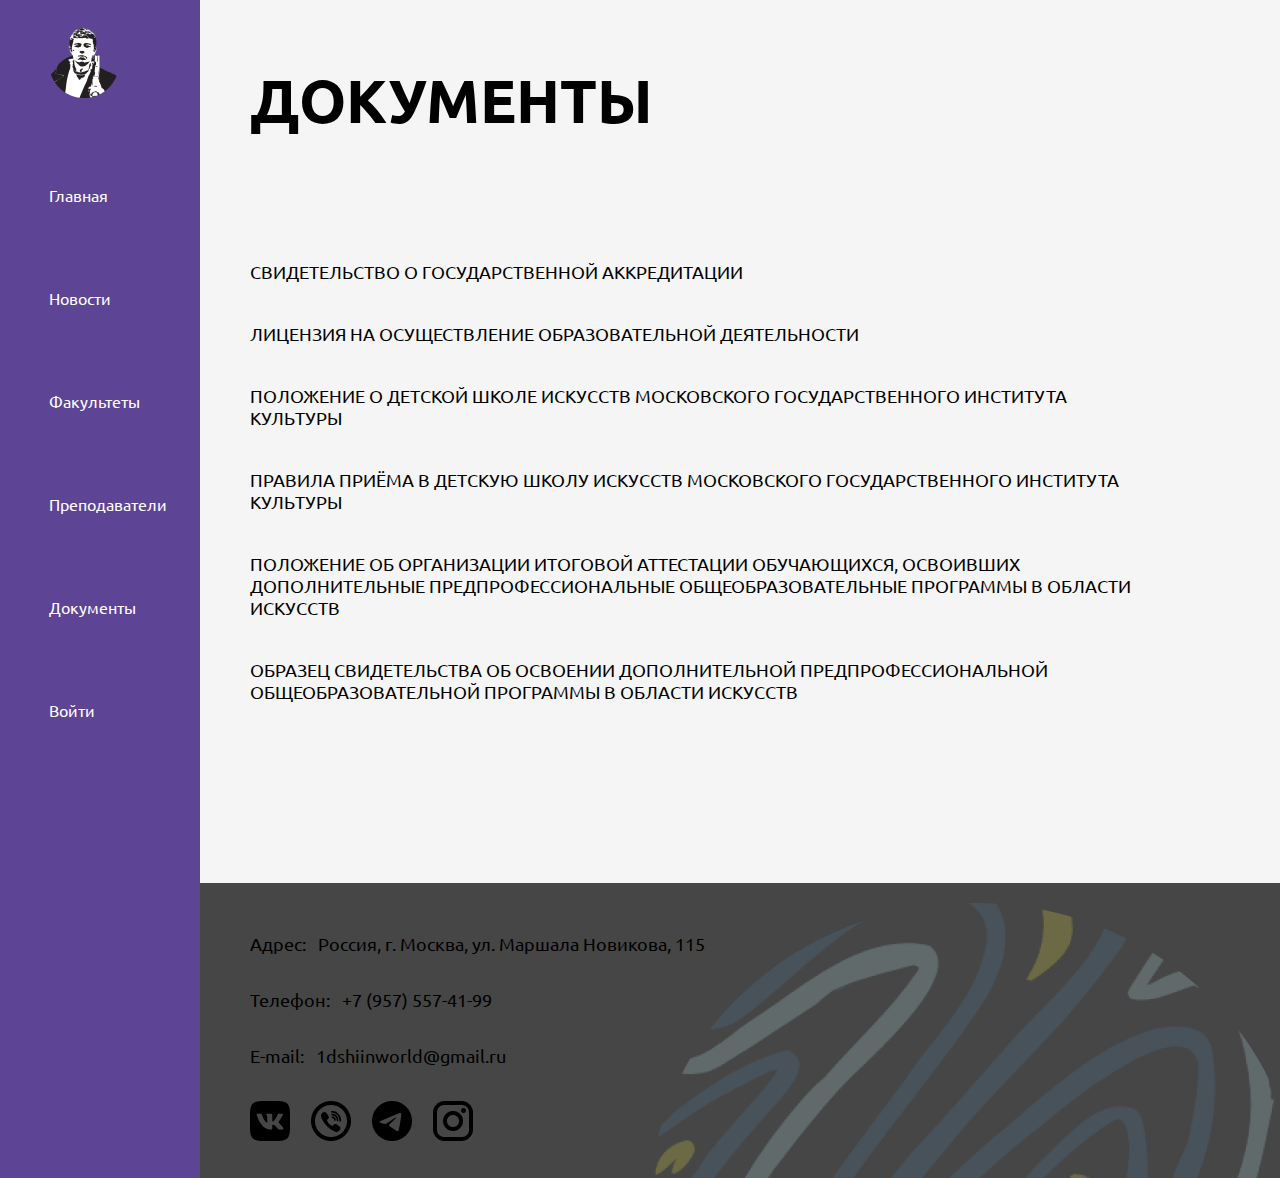
<file: pages/docs.html>
<!DOCTYPE html>
<html lang="en">
<head>
    <meta charset="UTF-8">
    <meta http-equiv="X-UA-Compatible" content="IE=edge">
    <meta name="viewport" content="width=device-width, initial-scale=1.0">
    <link rel="stylesheet" href="../scss/main.css">
    <title>Факультеты</title>
</head>
<body>
    <div class="wrapper">
        <div class="wrapper__blocks">
            <div class="left__block">
                <header>
                    <div class="logo">
                        <img src="../img/logo.png" alt="logo">
                    </div>
                    <nav>
                        <ul>
                            <a href="../index.html"><li>Главная</li></a>
                            <a href="./news.html"><li>Новости</li></a>
                            <a href="./faculties.html"><li>Факультеты</li></a>
                            <a href="./teacher.html"><li>Преподаватели</li></a>
                            <a href="#!"><li>Документы</li></a>
                            <a href="#input"><li>Войти</li></a>
                        </ul>
                    </nav>
                </header>
            </div>
            <div class="right__block">
                <section class="docs">
                    <section class="zagol">
                    <h2>ДОКУМЕНТЫ</h2>
                    </section>
                    <div class="docs__links__block">
                        <a href="">
                            <p class="docs__link">
                                Свидетельство о государственной аккредитации
                            </p>
                        </a>
                        <a href="">
                            <p class="docs__link">
                                Лицензия на осуществление образовательной деятельности
                            </p>
                        </a>
                        <a href="">
                            <p class="docs__link">
                                Положение о Детской школе искусств Московского государственного института культуры
                            </p>
                        </a>
                        <a href="">
                            <p class="docs__link">
                                Правила приёма в Детскую школу искусств Московского государственного института культуры
                            </p>
                        </a>
                        <a href="">
                            <p class="docs__link">
                                Положение об организации итоговой аттестации обучающихся, освоивших дополнительные предпрофессиональные общеобразовательные программы в области искусств
                            </p>
                        </a>
                        <a href="">
                            <p class="docs__link">
                                Образец свидетельства об освоении дополнительной предпрофессиональной общеобразовательной программы в области искусств
                            </p>
                        </a>
                    </div>
                </section>
                <footer class="footer__short">
                    <div class="footer__content__short">
                        <div class="footer__content__adr">
                            Адрес: &nbsp Россия, г. Москва, ул. Маршала Новикова, 115
                        </div>
                        <div class="footer__content__phone">
                            Телефон: &nbsp +7 (957) 557-41-99
                        </div>
                        <div class="footer__content__mail">
                            E-mail: &nbsp 1dshiinworld@gmail.ru
                        </div>
                        <div class="footer__content__social">
                            <div class="vk__icon">
                                <a href="#!"><img src="../img/icons/vk.png" alt="vk"></a>
                            </div>
                            <div class="viber__icon">
                                <a href="#!"><img src="../img/icons/viber.png" alt="viber"></a>
                            </div>
                            <div class="telegram__icon">
                                <a href="#!"><img src="../img/icons/telegram.png" alt="telegram"></a>
                            </div>
                            <div class="inst__icon">
                                <a href="#!"><img src="../img/icons/inst.png" alt="inst"></a>
                            </div>
                        </div>
                    </div>
                </footer>

                <div id="input" class="modalbackground">
                    <form action="../login_edit.php" method="POST">
                        <div class="modalwindow">
                        <input required type="text" required placeholder="Логин*" class="form-control" name="number"> 
                        <input required type="password" class="form-control" placeholder="Пароль*" name="pass" id="floatingPassword" placeholder="Password">
                        <button>Войти<value="Войти"></button>
                    </form>
                    <a href="" class="close"></a>
                </div>
            </div>

            </div>
        </div>
        
    </div>
</body>
</html>
</file>
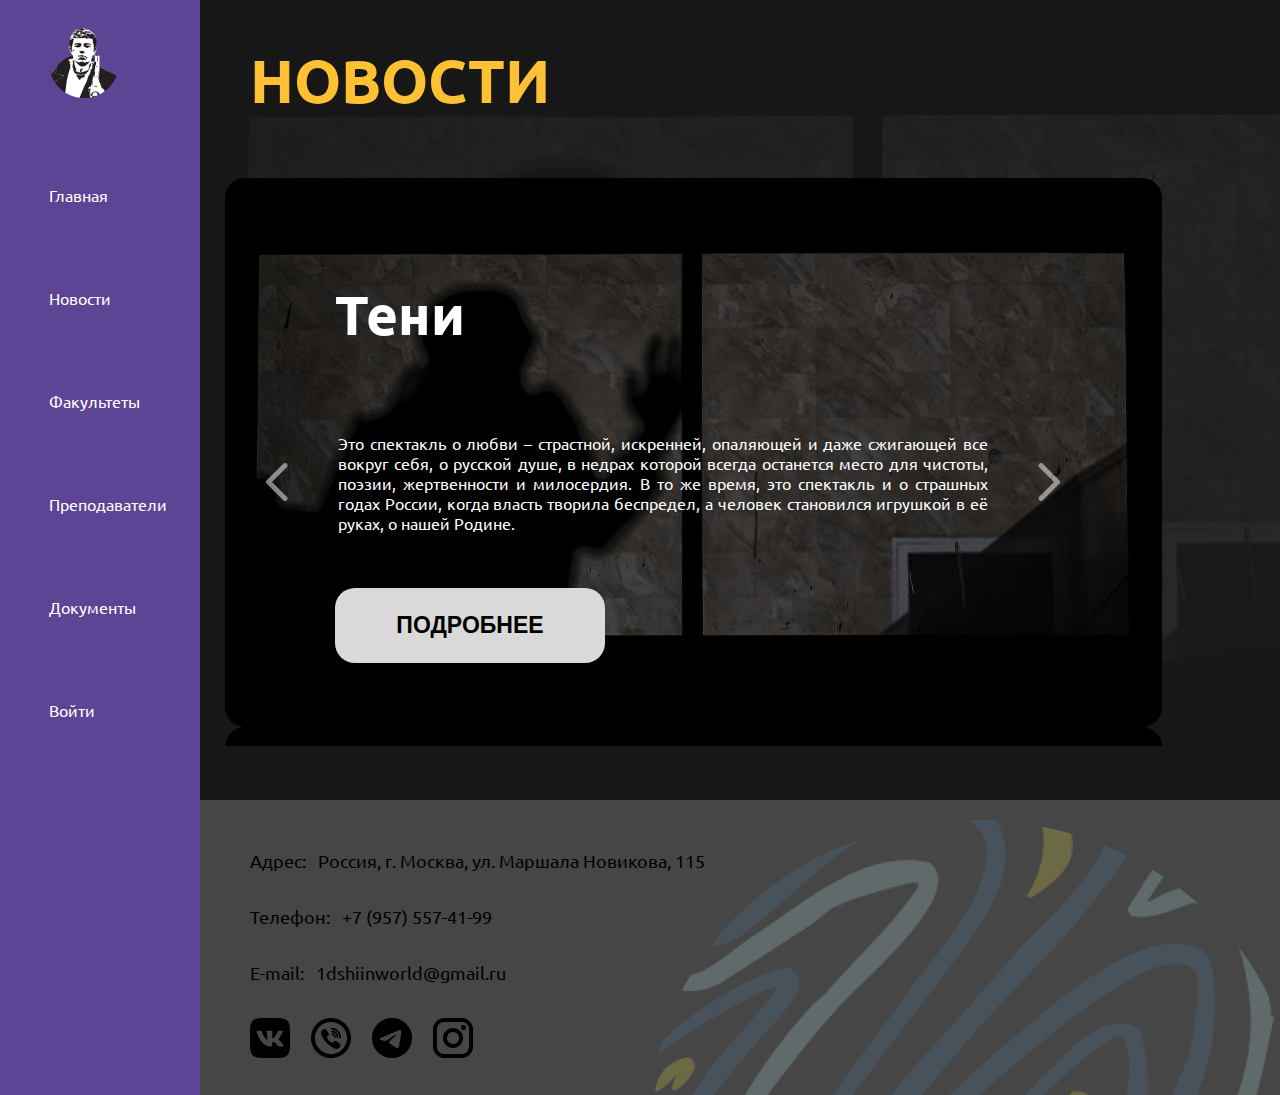
<file: pages/news.html>
<!DOCTYPE html>
<html lang="en">
<head>
    <meta charset="UTF-8">
    <meta http-equiv="X-UA-Compatible" content="IE=edge">
    <meta name="viewport" content="width=device-width, initial-scale=1.0">
    <link rel="stylesheet" href="../scss/main.css">
    <title>Факультеты</title>
</head>
<body>
    <div class="wrapper">
        <div class="wrapper__blocks">
            <div class="left__block">
                <header>
                    <div class="logo">
                        <img src="../img/logo.png" alt="logo">
                    </div>
                    <nav>
                        <ul>
                            <a href="../index.html"><li>Главная</li></a>
                            <a href="#!"><li>Новости</li></a>
                            <a href="./faculties.html"><li>Факультеты</li></a>
                            <a href="./teacher.html"><li>Преподаватели</li></a>
                            <a href="./docs.html"><li>Документы</li></a>
                            <a href="#input"><li>Войти</li></a>
                        </ul>
                    </nav>
                </header>
            </div>
            <div class="right__block">
                <section class="news">
                    <div class="title__block">
                        <h2>НОВОСТИ</h2>
                    </div>

                    <div class="news__block">
                        <h3>Тени</h3>
                        <div class="news__content__block">
                            <div class="news__arrow__left">
                                <img src="../img/news/arrow-left.png" alt="arrow-left">
                            </div>
                            <p class="news__text">
                                Это спектакль о любви – страстной, искренней, опаляющей и даже сжигающей все вокруг себя, о русской душе, в недрах которой всегда останется место для чистоты, поэзии, жертвенности и милосердия.
                                В то же время, это спектакль и о страшных годах России, когда власть творила беспредел, а человек становился игрушкой в её руках, о нашей Родине.
                            </p>
                            <div class="news__arrow__right">
                                <img src="../img/news/arrow-rigth.png" alt="arrow-rigth">
                            </div>
                        </div>
                        <div class="faculties__podr__button">
                            <a href="#podr"><button>ПОДРОБНЕЕ</button></a>
                        </div>
                    </div>
                </section>
                <footer class="footer__short">
                    <div class="footer__content__short">
                        <div class="footer__content__adr">
                            Адрес: &nbsp Россия, г. Москва, ул. Маршала Новикова, 115
                        </div>
                        <div class="footer__content__phone">
                            Телефон: &nbsp +7 (957) 557-41-99
                        </div>
                        <div class="footer__content__mail">
                            E-mail: &nbsp 1dshiinworld@gmail.ru
                        </div>
                        <div class="footer__content__social">
                            <div class="vk__icon">
                                <a href="#!"><img src="../img/icons/vk.png" alt="vk"></a>
                            </div>
                            <div class="viber__icon">
                                <a href="#!"><img src="../img/icons/viber.png" alt="viber"></a>
                            </div>
                            <div class="telegram__icon">
                                <a href="#!"><img src="../img/icons/telegram.png" alt="telegram"></a>
                            </div>
                            <div class="inst__icon">
                                <a href="#!"><img src="../img/icons/inst.png" alt="inst"></a>
                            </div>
                        </div>
                    </div>
                </footer>
                <div id="input" class="modalbackground">
                    <form action="../login_edit.php" method="POST">
                        <div class="modalwindow">
                        <input required type="text" required placeholder="Логин*" class="form-control" name="number"> 
                        <input required type="password" class="form-control" placeholder="Пароль*" name="pass" id="floatingPassword" placeholder="Password">
                        <button>Войти<value="Войти"></button>
                    </form>
                    <a href="" class="close"></a>
                </div>
            </div>
                
            </div>
            
        </div>
        
    
</body>
</html>
</file>
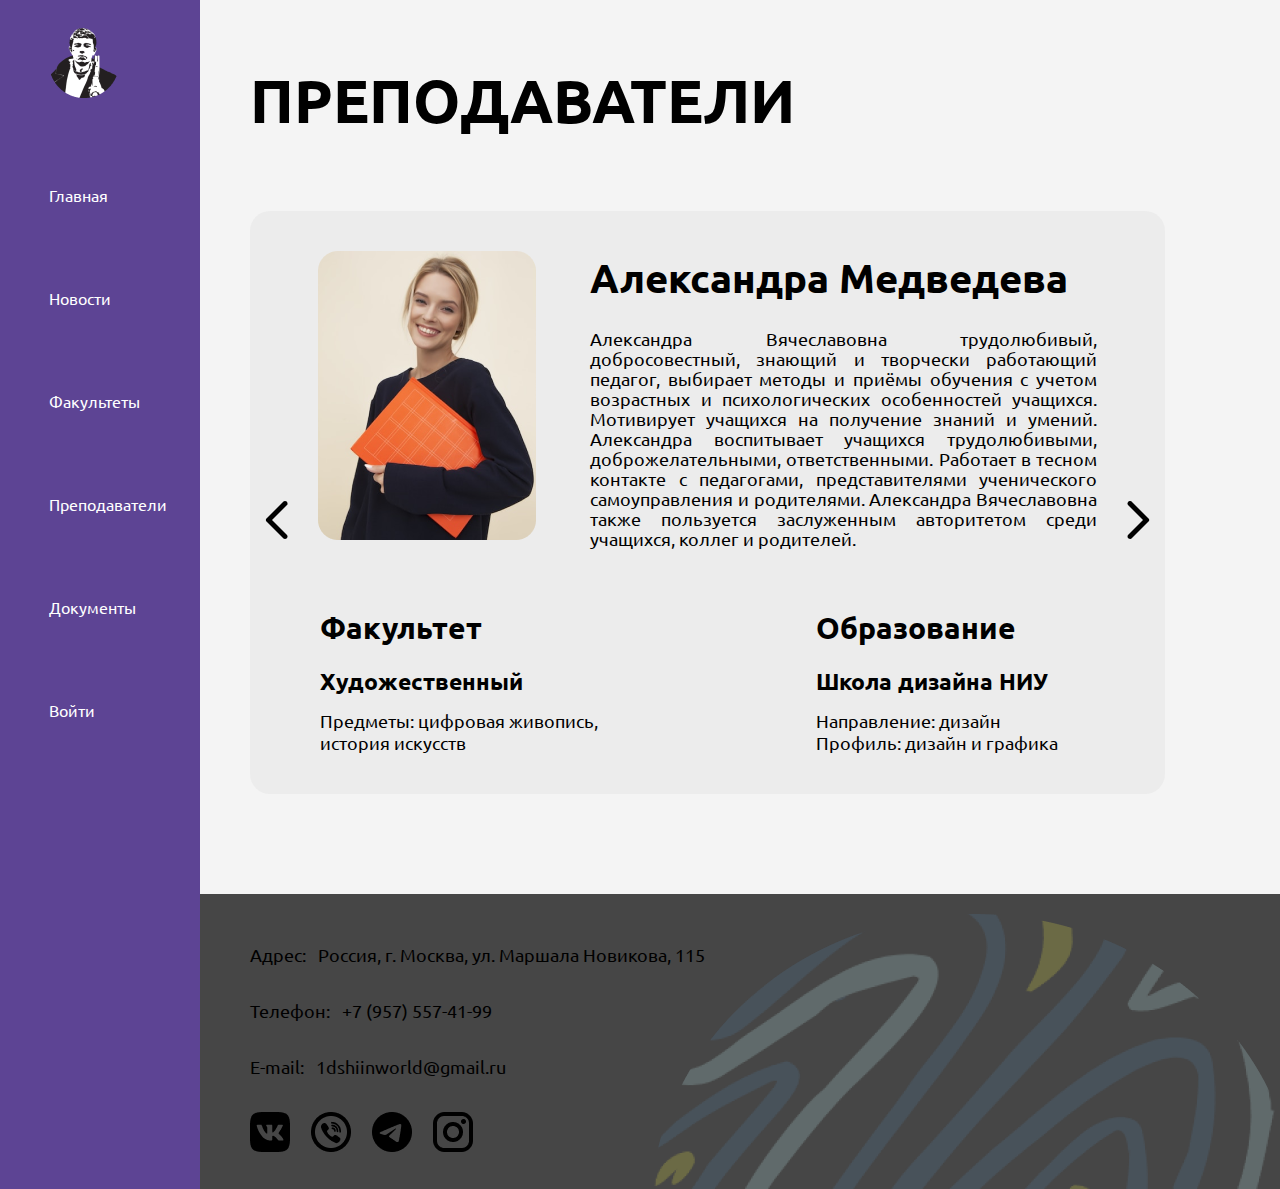
<file: pages/teacher.html>
<!DOCTYPE html>
<html lang="en">
<head>
    <meta charset="UTF-8">
    <meta http-equiv="X-UA-Compatible" content="IE=edge">
    <meta name="viewport" content="width=device-width, initial-scale=1.0">
    <link rel="stylesheet" href="../scss/main.css">
    <title>Факультеты</title>
</head>
<body>
    <div class="wrapper">
        <div class="wrapper__blocks">
            <div class="left__block">
                <header>
                    <div class="logo">
                        <img src="../img/logo.png" alt="logo">
                    </div>
                    <nav>
                        <ul>
                            <a href="../index.html"><li>Главная</li></a>
                            <a href="./news.html"><li>Новости</li></a>
                            <a href="./faculties.html"><li>Факультеты</li></a>
                            <a href="#!"><li>Преподаватели</li></a>
                            <a href="./docs.html"><li>Документы</li></a>
                            <a href="#input"><li>Войти</li></a>
                        </ul>
                    </nav>
                </header>
            </div>
            <div class="right__block">
                <section class="teacher">
                    <section class="zagol">
                    <h2>ПРЕПОДАВАТЕЛИ</h2>
                    </section>
                    <div class="teacher__card">
                        <div class="teacher__card__content">
                            <div class="teacher__card__arrow__left">
                                <img src="../img/teacher/arrow-left.png" alt="arrow-left">
                            </div>
                            <div class="teacher__card__img">
                                <img src="../img/teacher/teacher.png" alt="teacher">
                            </div>
                            <div class="teacher__card__about">
                                <h3>Александра Медведева</h3>
                                <p class="text">
                                    Александра Вячеславовна трудолюбивый, добросовестный, знающий и творчески работающий педагог, выбирает методы и приёмы обучения с учетом возрастных и психологических особенностей учащихся. Мотивирует учащихся на получение знаний и умений.
                                    Александра воспитывает учащихся трудолюбивыми, доброжелательными, ответственными. Работает в тесном контакте с педагогами, представителями ученического самоуправления и родителями.
                                    Александра Вячеславовна также пользуется заслуженным авторитетом среди учащихся, коллег и родителей.
                                </p>
                            </div>
                            <div class="teacher__card__arrow__right">
                                <img src="../img/teacher/arrow-right.png" alt="arrow-right">
                            </div>
                        </div>
                        <div class="teacher__card__exp">
                            <div class="teacher__card__exp__faculty">
                                <p class="faculty__name">Факультет</p>
                                <p class="faculty__type">Художественный</p>
                                <p class="faculty__sub">Предметы: цифровая живопись, история искусств</p>
                            </div>
                            <div class="teacher__card__exp__education">
                                <p class="education__name">Образование</p>
                                <p class="education__type">Школа дизайна НИУ</p>
                                <p class="education__sub">Направление: дизайн Профиль: дизайн и графика</p>
                            </div>
                        </div>
                    </div>
                </section>
                <footer class="footer__short">
                    <div class="footer__content__short">
                        <div class="footer__content__adr">
                            Адрес: &nbsp Россия, г. Москва, ул. Маршала Новикова, 115
                        </div>
                        <div class="footer__content__phone">
                            Телефон: &nbsp +7 (957) 557-41-99
                        </div>
                        <div class="footer__content__mail">
                            E-mail: &nbsp 1dshiinworld@gmail.ru
                        </div>
                        <div class="footer__content__social">
                            <div class="vk__icon">
                                <a href="#!"><img src="../img/icons/vk.png" alt="vk"></a>
                            </div>
                            <div class="viber__icon">
                                <a href="#!"><img src="../img/icons/viber.png" alt="viber"></a>
                            </div>
                            <div class="telegram__icon">
                                <a href="#!"><img src="../img/icons/telegram.png" alt="telegram"></a>
                            </div>
                            <div class="inst__icon">
                                <a href="#!"><img src="../img/icons/inst.png" alt="inst"></a>
                            </div>
                        </div>
                    </div>
                </footer>
                <div id="input" class="modalbackground">
                    <form action="../login_edit.php" method="POST">
                        <div class="modalwindow">
                        <input required type="text" required placeholder="Логин*" class="form-control" name="number"> 
                        <input required type="password" class="form-control" placeholder="Пароль*" name="pass" id="floatingPassword" placeholder="Password">
                        <button>Войти<value="Войти"></button>
                    </form>
                    <a href="" class="close"></a>
                </div>
            </div>
            </div>
        </div>
        
    </div>
</body>
</html>
</file>
<file: scss/main.css>
@font-face {
  font-family: Ubuntu;
  font-weight: 400;
  src: url(../fonts/Ubuntu/Ubuntu-Regular.ttf);
}

@font-face {
  font-family: Ubuntu;
  font-weight: 700;
  src: url(../fonts/Ubuntu/Ubuntu-Bold.ttf);
}

* {
  margin: 0;
  padding: 0;
  -webkit-box-sizing: border-box;
          box-sizing: border-box;
}

body {
  font-family: Ubuntu;
}

body h2 {
  font-size: 60px;
  font-weight: 700;
}

a {
  list-style: none;
  text-decoration: none;
  color: #fff;
}

.wrapper {
  max-width: 1920px;
  margin: 0 auto;
}

.wrapper .modalbackground {
  margin: 0;
  padding: 0;
  position: fixed;
  top: 0;
  bottom: 0;
  left: 0;
  right: 0;
  background: rgba(0, 0, 0, 0.5);
  z-index: 100;
  opacity: 0;
  pointer-events: none;
}

.wrapper .modalbackground .modalwindow {
  position: relative;
  width: 400px;
  height: 250px;
  margin: 15% auto;
  padding: 40px 25px 20px 25px;
  background: white;
  border-radius: 20px;
  display: -webkit-box;
  display: -ms-flexbox;
  display: flex;
  -webkit-box-orient: vertical;
  -webkit-box-direction: normal;
      -ms-flex-direction: column;
          flex-direction: column;
  -webkit-box-align: center;
      -ms-flex-align: center;
          align-items: center;
  row-gap: 40px;
}

.wrapper .modalbackground .modalwindow input {
  width: 100%;
  height: 40px;
  border-radius: 20px;
  font-size: 15px;
  padding-left: 16px;
  border: none;
  background: #D9D9D9;
}

.wrapper .modalbackground .modalwindow button {
  color: black;
  background: #D9D9D9;
  border-radius: 20px;
  border: none;
  text-align: center;
  width: 145px;
  height: 46px;
  text-transform: uppercase;
  font-weight: 700;
  font-size: 20px;
  line-height: 20px;
  letter-spacing: 0em;
  text-align: center;
  -webkit-transition: 0.1s ease-in;
  transition: 0.1s ease-in;
  cursor: pointer;
}

.wrapper .modalbackground .modalwindow button:hover {
  background: #FFC133;
  -webkit-transition: 0.1s ease-in;
  transition: 0.1s ease-in;
}

.wrapper .modalbackground .modalwindow button:active {
  -webkit-transform: translateY(2px);
          transform: translateY(2px);
}

.wrapper .modalbackground .modalwindow .close {
  position: absolute;
  right: 40px;
  top: 10px;
  opacity: 1;
}

.wrapper .modalbackground .modalwindow .close:hover {
  opacity: 0.7;
}

.wrapper .modalbackground .modalwindow .close:before, .wrapper .modalbackground .modalwindow .close:after {
  position: absolute;
  left: 15px;
  content: ' ';
  height: 25px;
  width: 4px;
  background-color: black;
}

.wrapper .modalbackground .modalwindow .close:before {
  -webkit-transform: rotate(45deg);
          transform: rotate(45deg);
}

.wrapper .modalbackground .modalwindow .close:after {
  -webkit-transform: rotate(-45deg);
          transform: rotate(-45deg);
}

.wrapper .modalbackground:target {
  opacity: 1;
  pointer-events: auto;
}

.wrapper .modalbackgroundzapis {
  margin: 0;
  padding: 0;
  position: fixed;
  top: 0;
  bottom: 0;
  left: 0;
  right: 0;
  background: rgba(0, 0, 0, 0.5);
  z-index: 100;
  opacity: 0;
  pointer-events: none;
}

.wrapper .modalbackgroundzapis .modalwindowzapis {
  position: relative;
  width: 600px;
  height: 450px;
  margin: 10% auto;
  padding: 40px 25px 20px 25px;
  background: white;
  border-radius: 20px;
  display: -webkit-box;
  display: -ms-flexbox;
  display: flex;
  -webkit-box-orient: vertical;
  -webkit-box-direction: normal;
      -ms-flex-direction: column;
          flex-direction: column;
  row-gap: 20px;
  /* Checked */
  /* Checked */
}

.wrapper .modalbackgroundzapis .modalwindowzapis h1 {
  text-align: center;
}

.wrapper .modalbackgroundzapis .modalwindowzapis input[type="text"] {
  width: 100%;
  height: 35px;
  border-radius: 20px;
  font-size: 15px;
  padding-left: 16px;
  border: none;
  background: #D9D9D9;
}

.wrapper .modalbackgroundzapis .modalwindowzapis .modalwindowzapis1 {
  display: inline-block;
}

.wrapper .modalbackgroundzapis .modalwindowzapis input {
  float: left;
  width: 50%;
}

.wrapper .modalbackgroundzapis .modalwindowzapis .modalwindowzapis2 {
  margin-left: 13%;
  display: inline-block;
  width: 50%;
}

.wrapper .modalbackgroundzapis .modalwindowzapis input {
  float: right;
}

.wrapper .modalbackgroundzapis .modalwindowzapis .form_radio_btn {
  display: -webkit-box;
  display: -ms-flexbox;
  display: flex;
}

.wrapper .modalbackgroundzapis .modalwindowzapis #fak {
  position: absolute;
  top: 220px;
}

.wrapper .modalbackgroundzapis .modalwindowzapis .form_radio_btn input[type=radio] {
  display: none;
}

.wrapper .modalbackgroundzapis .modalwindowzapis .form_radio_btn label {
  width: 28%;
  text-align: center;
  display: -webkit-box;
  display: -ms-flexbox;
  display: flex;
  cursor: pointer;
  background: #D9D9D9;
  padding: 0px 15px;
  line-height: 34px;
  border-radius: 20px;
  -webkit-user-select: none;
     -moz-user-select: none;
      -ms-user-select: none;
          user-select: none;
  position: absolute;
  top: 215px;
  margin-left: 33%;
}

.wrapper .modalbackgroundzapis .modalwindowzapis .form_radio_btn input[type=radio]:checked + label {
  background: #FFC133;
}

.wrapper .modalbackgroundzapis .modalwindowzapis .form_radio_btn1 label {
  width: 22%;
  text-align: center;
  display: -webkit-box;
  display: -ms-flexbox;
  display: flex;
  cursor: pointer;
  background: #D9D9D9;
  padding: 0px 15px;
  line-height: 34px;
  border-radius: 20px;
  -webkit-user-select: none;
     -moz-user-select: none;
      -ms-user-select: none;
          user-select: none;
  position: absolute;
  top: 215px;
  margin-left: 67%;
}

.wrapper .modalbackgroundzapis .modalwindowzapis .form_radio_btn1 input[type=radio]:checked + label {
  background: #FFC133;
}

.wrapper .modalbackgroundzapis .modalwindowzapis .modalwindowzapis3 {
  position: absolute;
  top: 260px;
  width: 25%;
}

.wrapper .modalbackgroundzapis .modalwindowzapis .modalwindowzapis4 {
  position: absolute;
  top: 260px;
  margin-left: 55%;
}

.wrapper .modalbackgroundzapis .modalwindowzapis button {
  color: black;
  background: #D9D9D9;
  border-radius: 20px;
  border: none;
  text-align: center;
  width: 200px;
  height: 46px;
  text-transform: uppercase;
  font-weight: 700;
  font-size: 20px;
  line-height: 20px;
  letter-spacing: 0em;
  text-align: center;
  -webkit-transition: 0.1s ease-in;
  transition: 0.1s ease-in;
  cursor: pointer;
  position: relative;
  left: 33%;
  position: absolute;
  top: 350px;
}

.wrapper .modalbackgroundzapis .modalwindowzapis button:hover {
  background: #FFC133;
  -webkit-transition: 0.1s ease-in;
  transition: 0.1s ease-in;
}

.wrapper .modalbackgroundzapis .modalwindowzapis button:active {
  -webkit-transform: translateY(2px);
          transform: translateY(2px);
}

.wrapper .modalbackgroundzapis .modalwindowzapis .close {
  position: absolute;
  right: 40px;
  top: 10px;
  opacity: 1;
}

.wrapper .modalbackgroundzapis .modalwindowzapis .close:hover {
  opacity: 0.7;
}

.wrapper .modalbackgroundzapis .modalwindowzapis .close:before, .wrapper .modalbackgroundzapis .modalwindowzapis .close:after {
  position: absolute;
  left: 15px;
  content: ' ';
  height: 25px;
  width: 4px;
  background-color: black;
}

.wrapper .modalbackgroundzapis .modalwindowzapis .close:before {
  -webkit-transform: rotate(45deg);
          transform: rotate(45deg);
}

.wrapper .modalbackgroundzapis .modalwindowzapis .close:after {
  -webkit-transform: rotate(-45deg);
          transform: rotate(-45deg);
}

.wrapper .modalbackgroundzapis:target {
  opacity: 1;
  pointer-events: auto;
}

.wrapper__blocks {
  display: -webkit-box;
  display: -ms-flexbox;
  display: flex;
}

.left__block {
  background-color: #5D4494;
  width: 200px;
  display: -webkit-box;
  display: -ms-flexbox;
  display: flex;
  -webkit-box-pack: end;
      -ms-flex-pack: end;
          justify-content: end;
}

.left__block header {
  margin-top: 28px;
  margin-right: 33px;
}

.left__block header ul {
  margin-top: 83px;
  display: -webkit-box;
  display: -ms-flexbox;
  display: flex;
  -webkit-box-orient: vertical;
  -webkit-box-direction: normal;
      -ms-flex-direction: column;
          flex-direction: column;
  row-gap: 83px;
}

.left__block header ul a:hover {
  color: #d1bbbb;
  -webkit-transition: 0.2s ease-in-out;
  transition: 0.2s ease-in-out;
}

.right__block {
  -webkit-box-flex: 1;
      -ms-flex-positive: 1;
          flex-grow: 1;
}

.right__block .main {
  height: 780px;
  background-image: url(../img/main-bg.png);
  background-repeat: no-repeat;
  background-size: contain;
  background-size: cover;
}

.right__block .main h1 {
  font-size: 30px;
  text-transform: uppercase;
  width: 585px;
  text-align: center;
  padding-top: 285px;
  margin-left: 358px;
}

.right__block .about {
  background: #F0F0F0;
  background-image: url(../img/bg-about.png);
  background-repeat: no-repeat;
  background-position: right;
  padding-left: 89px;
  padding-bottom: 152px;
}

.right__block .about h2 {
  font-size: 60px;
  padding-top: 87px;
}

.right__block .about .content__block {
  margin-top: 131px;
  width: 1050px;
}

.right__block .about .content__block .first__content__block {
  display: -webkit-box;
  display: -ms-flexbox;
  display: flex;
  -webkit-box-pack: justify;
      -ms-flex-pack: justify;
          justify-content: space-between;
}

.right__block .about .content__block .first__content__block .text__content {
  font-size: 19px;
  font-weight: 400;
  line-height: 25px;
  width: 550px;
  text-align: justify;
}

.right__block .about .content__block .second__content__block {
  display: -webkit-box;
  display: -ms-flexbox;
  display: flex;
  -webkit-box-pack: justify;
      -ms-flex-pack: justify;
          justify-content: space-between;
  margin-top: 165px;
}

.right__block .about .content__block .second__content__block .text__content {
  font-size: 19px;
  font-weight: 400;
  line-height: 25px;
  width: 550px;
  text-align: justify;
}

.right__block .faculties {
  background: #F0F0F0;
  padding-left: 35px;
  padding-top: 50px;
  padding-bottom: 103px;
}

.right__block .faculties h2 {
  font-size: 60px;
}

.right__block .faculties .faculties__card:nth-child(2) {
  margin-top: 115px;
}

.right__block .faculties .faculties__card:nth-child(3) {
  margin-top: 84px;
}

.right__block .faculties .faculties__card {
  max-width: 916px;
  display: -webkit-box;
  display: -ms-flexbox;
  display: flex;
  -webkit-box-pack: justify;
      -ms-flex-pack: justify;
          justify-content: space-between;
  background: #E3E3E3;
  border-radius: 20px;
  padding: 45px;
}

.right__block .faculties .faculties__card .faculties__card__content .faculties__card__title {
  font-size: 30px;
  font-weight: 700;
}

.right__block .faculties .faculties__card .faculties__card__content .faculties__card__title button {
  width: 24px;
  height: 24px;
  margin-top: 13px;
  margin-left: 10px;
  cursor: pointer;
  background-image: url(../img/add.png);
  background-color: transparent;
  border: none;
}

.right__block .faculties .faculties__card .faculties__card__content .faculties__card__text {
  font-size: 20px;
  width: 500px;
  margin-top: 47px;
  line-height: 20px;
}

.right__block .faculties .faculties__card .faculties__card__content .faculties__card__text span {
  font-weight: 700;
}

.right__block .faculties .faculties__card .faculties__card__content .faculties__card__button {
  margin-top: 40px;
}

.right__block .faculties .faculties__card .faculties__card__content .faculties__card__button button {
  width: 192px;
  height: 50px;
  font-weight: 700;
  font-size: 20px;
  border-radius: 20px;
  background: #AEAEAE;
  border: none;
  cursor: pointer;
  -webkit-transition: 0.1s ease-in-out;
  transition: 0.1s ease-in-out;
}

.right__block .faculties .faculties__card .faculties__card__content .faculties__card__button button:hover {
  background: #FFC133;
  -webkit-transition: 0.1s ease-in-out;
  transition: 0.1s ease-in-out;
}

.right__block .faculties .faculties__card .faculties__card__content .faculties__card__button button:active {
  -webkit-transform: translateY(2px);
          transform: translateY(2px);
}

.right__block .news {
  padding-top: 40px;
  height: 800px;
  background: #1A1A1A;
  background-image: url(../img/news/bg-news.png);
  background-repeat: no-repeat;
  background-size: contain;
  background-size: cover;
}

.right__block .news .title__block {
  display: -webkit-box;
  display: -ms-flexbox;
  display: flex;
}

.right__block .news .title__block h2 {
  font-size: 60px;
  font-weight: 700;
  color: #FFC133;
  margin-left: 50px;
}

.right__block .news .title__block button {
  width: 24px;
  height: 24px;
  margin-top: 13px;
  margin-left: 10px;
  cursor: pointer;
  background-image: url(../img/add.png);
  background-color: transparent;
  border: none;
}

.right__block .news .news__block {
  margin-top: 60px;
  margin-left: 25px;
  width: 937px;
  background-image: url(../img/news/news.png);
}

.right__block .news .news__block h3 {
  font-size: 55px;
  font-weight: 700;
  color: #fff;
  padding-left: 110px;
  padding-top: 100px;
}

.right__block .news .news__block .news__content__block {
  display: -webkit-box;
  display: -ms-flexbox;
  display: flex;
  -webkit-box-align: center;
      -ms-flex-align: center;
          align-items: center;
  margin-left: 40px;
  margin-top: 84px;
}

.right__block .news .news__block .news__content__block .news__arrow__left {
  margin-right: 50px;
  cursor: pointer;
}

.right__block .news .news__block .news__content__block .news__arrow__right {
  cursor: pointer;
}

.right__block .news .news__block .news__content__block .news__text {
  color: #fff;
  width: 650px;
  text-align: justify;
  margin-right: 50px;
}

.right__block .news .news__block button {
  background: #D9D9D9;
  width: 270px;
  height: 75px;
  border-radius: 20px;
  font-size: 23px;
  font-weight: 700;
  cursor: pointer;
  margin-left: 110px;
  margin-top: 55px;
  margin-bottom: 83px;
  border: none;
  -webkit-transition: 0.2s ease-in-out;
  transition: 0.2s ease-in-out;
}

.right__block .news .news__block button:hover {
  background: #FFC133;
  -webkit-transition: 0.1 s ease-in-out;
  transition: 0.1 s ease-in-out;
}

.right__block .news .news__block button:active {
  -webkit-transform: translateY(2px);
          transform: translateY(2px);
}

.right__block .teacher {
  background: #F4F4F4;
  padding-left: 50px;
  padding-top: 60px;
  padding-bottom: 100px;
}

.right__block .teacher .prep_block {
  display: -webkit-box;
  display: -ms-flexbox;
  display: flex;
}

.right__block .teacher .prep_block h2 {
  font-size: 60px;
  font-weight: 700;
}

.right__block .teacher .prep_block button {
  width: 20px;
  height: 20px;
  margin-top: 13px;
  margin-left: 10px;
  cursor: pointer;
  background-image: url(../img/Vector.png);
  border: none;
}

.right__block .teacher .teacher__card {
  margin-top: 73px;
  background: #ECECEC;
  padding: 40px 15px;
  width: 915px;
  border-radius: 20px;
}

.right__block .teacher .teacher__card .teacher__card__content {
  display: -webkit-box;
  display: -ms-flexbox;
  display: flex;
}

.right__block .teacher .teacher__card .teacher__card__content .teacher__card__arrow__left {
  margin-right: 30px;
  margin-top: 250px;
  cursor: pointer;
}

.right__block .teacher .teacher__card .teacher__card__content .teacher__card__img {
  margin-right: 54px;
}

.right__block .teacher .teacher__card .teacher__card__content .teacher__card__about {
  width: 510px;
  margin-right: 30px;
}

.right__block .teacher .teacher__card .teacher__card__content .teacher__card__about h3 {
  font-size: 40px;
  font-weight: 700;
}

.right__block .teacher .teacher__card .teacher__card__content .teacher__card__about .text {
  font-size: 18px;
  font-weight: 400;
  line-height: 20px;
  margin-top: 25px;
  text-align: justify;
}

.right__block .teacher .teacher__card .teacher__card__content .teacher__card__arrow__right {
  margin-top: 250px;
  cursor: pointer;
}

.right__block .teacher .teacher__card .teacher__card__exp {
  margin-top: 60px;
  margin-left: 55px;
  display: -webkit-box;
  display: -ms-flexbox;
  display: flex;
}

.right__block .teacher .teacher__card .teacher__card__exp .teacher__card__exp__faculty {
  margin-right: 216px;
}

.right__block .teacher .teacher__card .teacher__card__exp .teacher__card__exp__faculty .faculty__name {
  font-size: 30px;
  font-weight: 700;
}

.right__block .teacher .teacher__card .teacher__card__exp .teacher__card__exp__faculty .faculty__type {
  font-size: 23px;
  font-weight: 700;
  margin-top: 20px;
}

.right__block .teacher .teacher__card .teacher__card__exp .teacher__card__exp__faculty .faculty__sub {
  margin-top: 13px;
  font-size: 18px;
  width: 280px;
}

.right__block .teacher .teacher__card .teacher__card__exp .teacher__card__exp__education {
  margin-right: 216px;
}

.right__block .teacher .teacher__card .teacher__card__exp .teacher__card__exp__education .education__name {
  font-size: 30px;
  font-weight: 700;
}

.right__block .teacher .teacher__card .teacher__card__exp .teacher__card__exp__education .education__type {
  font-size: 23px;
  font-weight: 700;
  margin-top: 20px;
}

.right__block .teacher .teacher__card .teacher__card__exp .teacher__card__exp__education .education__sub {
  margin-top: 13px;
  font-size: 18px;
  width: 270px;
}

.right__block .docs {
  padding-top: 60px;
  padding-left: 50px;
  padding-bottom: 180px;
  background: #F5F5F5;
}

.right__block .docs .docs_zag {
  display: -webkit-box;
  display: -ms-flexbox;
  display: flex;
}

.right__block .docs .docs_zag h2 {
  font-size: 60px;
  font-weight: 700;
}

.right__block .docs .docs_zag button {
  width: 20px;
  height: 20px;
  margin-top: 13px;
  margin-left: 10px;
  cursor: pointer;
  background-image: url(../img/Vector.png);
  border: none;
}

.right__block .docs .docs__links__block {
  display: -webkit-box;
  display: -ms-flexbox;
  display: flex;
  -webkit-box-orient: vertical;
  -webkit-box-direction: normal;
      -ms-flex-direction: column;
          flex-direction: column;
  row-gap: 40px;
  margin-top: 123px;
  width: 890px;
}

.right__block .docs .docs__links__block .docs__link {
  text-transform: uppercase;
  font-size: 18px;
  color: #000;
}

.right__block .docs .docs__links__block button {
  width: 60px;
  height: 24px;
  margin-top: 13px;
  margin-left: 10px;
  cursor: pointer;
  background-image: url(../img/icons.png);
  border: none;
}

footer {
  height: 295px;
  background: #464646;
  background-image: url(../img/bg-footer.png);
  background-repeat: no-repeat;
  background-position-x: 910px;
  background-position-y: 20px;
}

footer .footer__content {
  margin-left: 534px;
  padding-top: 50px;
}

footer .footer__content .footer__content__adr {
  font-size: 18px;
}

footer .footer__content .footer__content__phone {
  margin-top: 34px;
  font-size: 18px;
}

footer .footer__content .footer__content__mail {
  margin-top: 34px;
  font-size: 18px;
}

footer .footer__content .footer__content__social {
  font-size: 18px;
  margin-top: 34px;
  display: -webkit-box;
  display: -ms-flexbox;
  display: flex;
  -webkit-column-gap: 21px;
          column-gap: 21px;
}

.footer__short {
  height: 295px;
  background: #464646;
  background-image: url(../img/bg-footer.png);
  background-repeat: no-repeat;
  background-position-x: 450px;
  background-position-y: 20px;
}

.footer__short .footer__content__short {
  margin-left: 50px;
  padding-top: 50px;
}

.footer__short .footer__content__short .footer__content__adr {
  font-size: 18px;
}

.footer__short .footer__content__short .footer__content__phone {
  margin-top: 34px;
  font-size: 18px;
}

.footer__short .footer__content__short .footer__content__mail {
  margin-top: 34px;
  font-size: 18px;
}

.footer__short .footer__content__short .footer__content__social {
  font-size: 18px;
  margin-top: 34px;
  display: -webkit-box;
  display: -ms-flexbox;
  display: flex;
  -webkit-column-gap: 21px;
          column-gap: 21px;
}
/*# sourceMappingURL=main.css.map */
</file>
